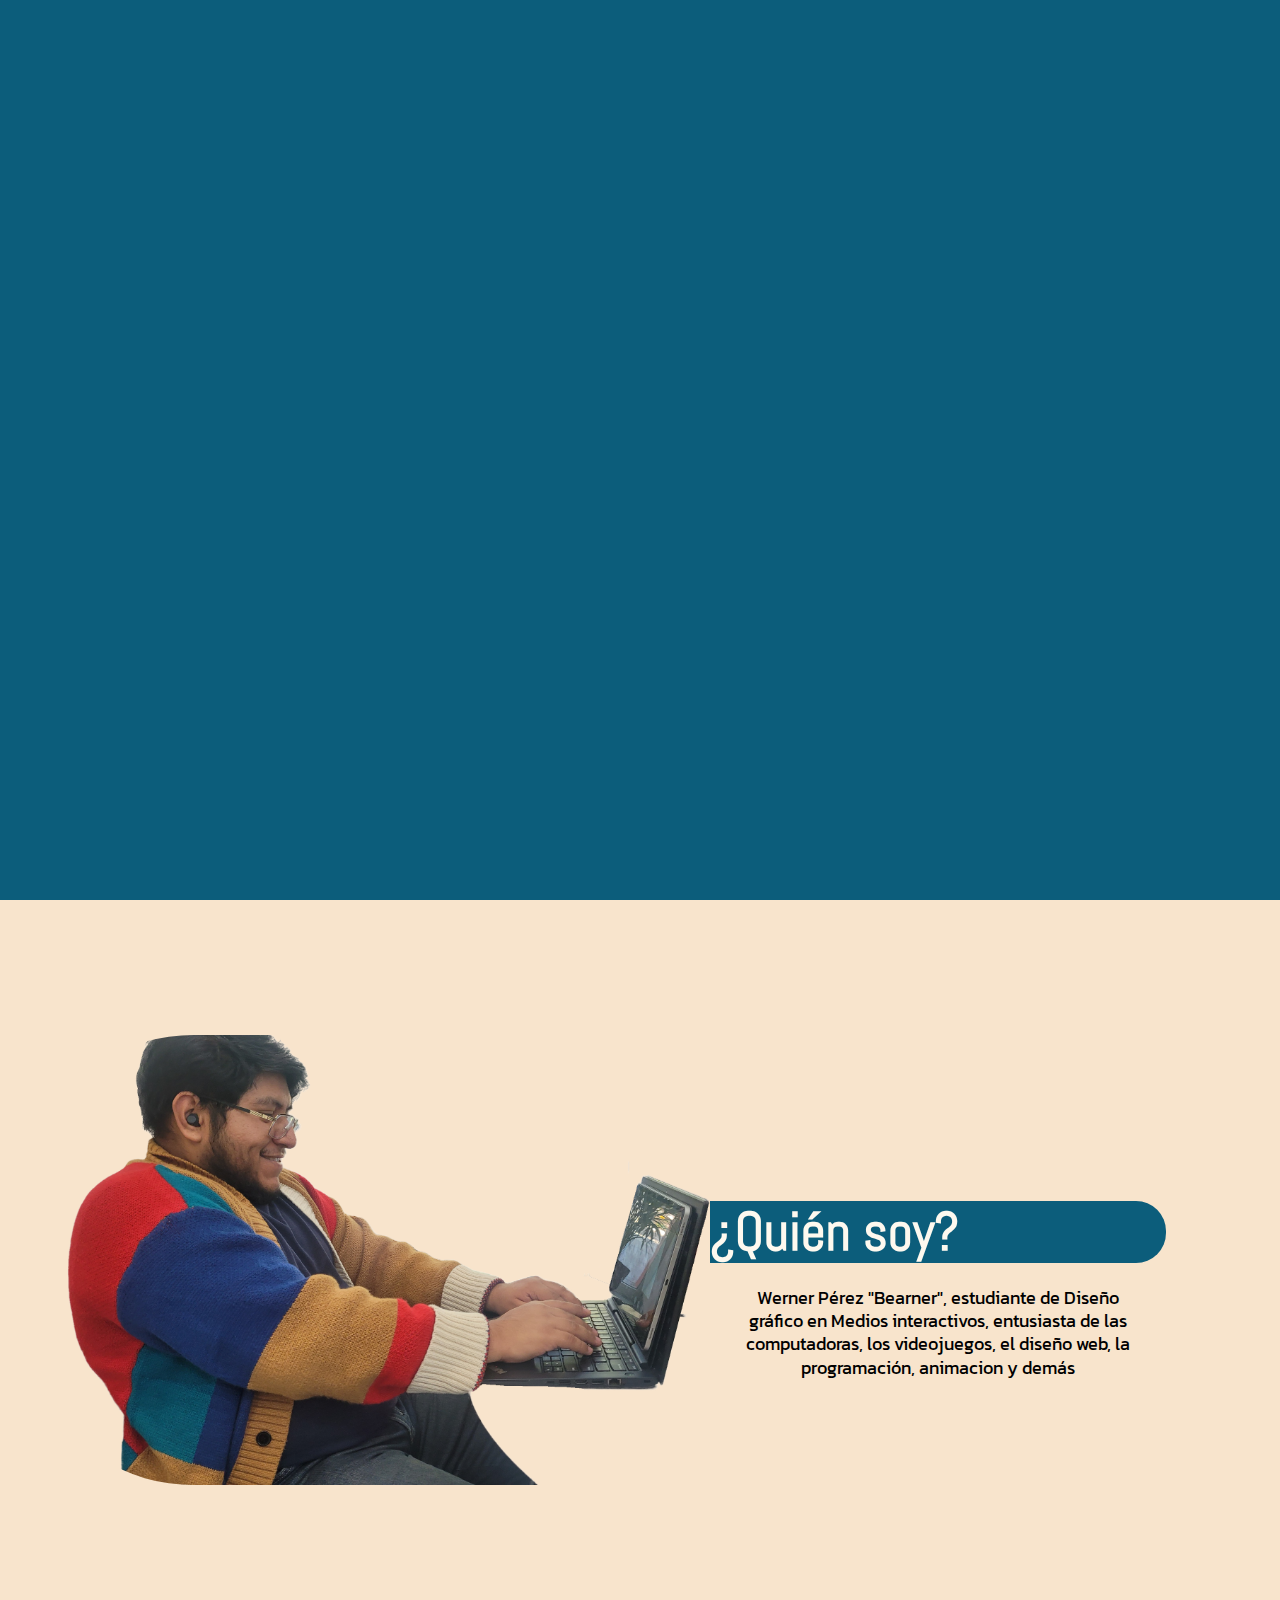
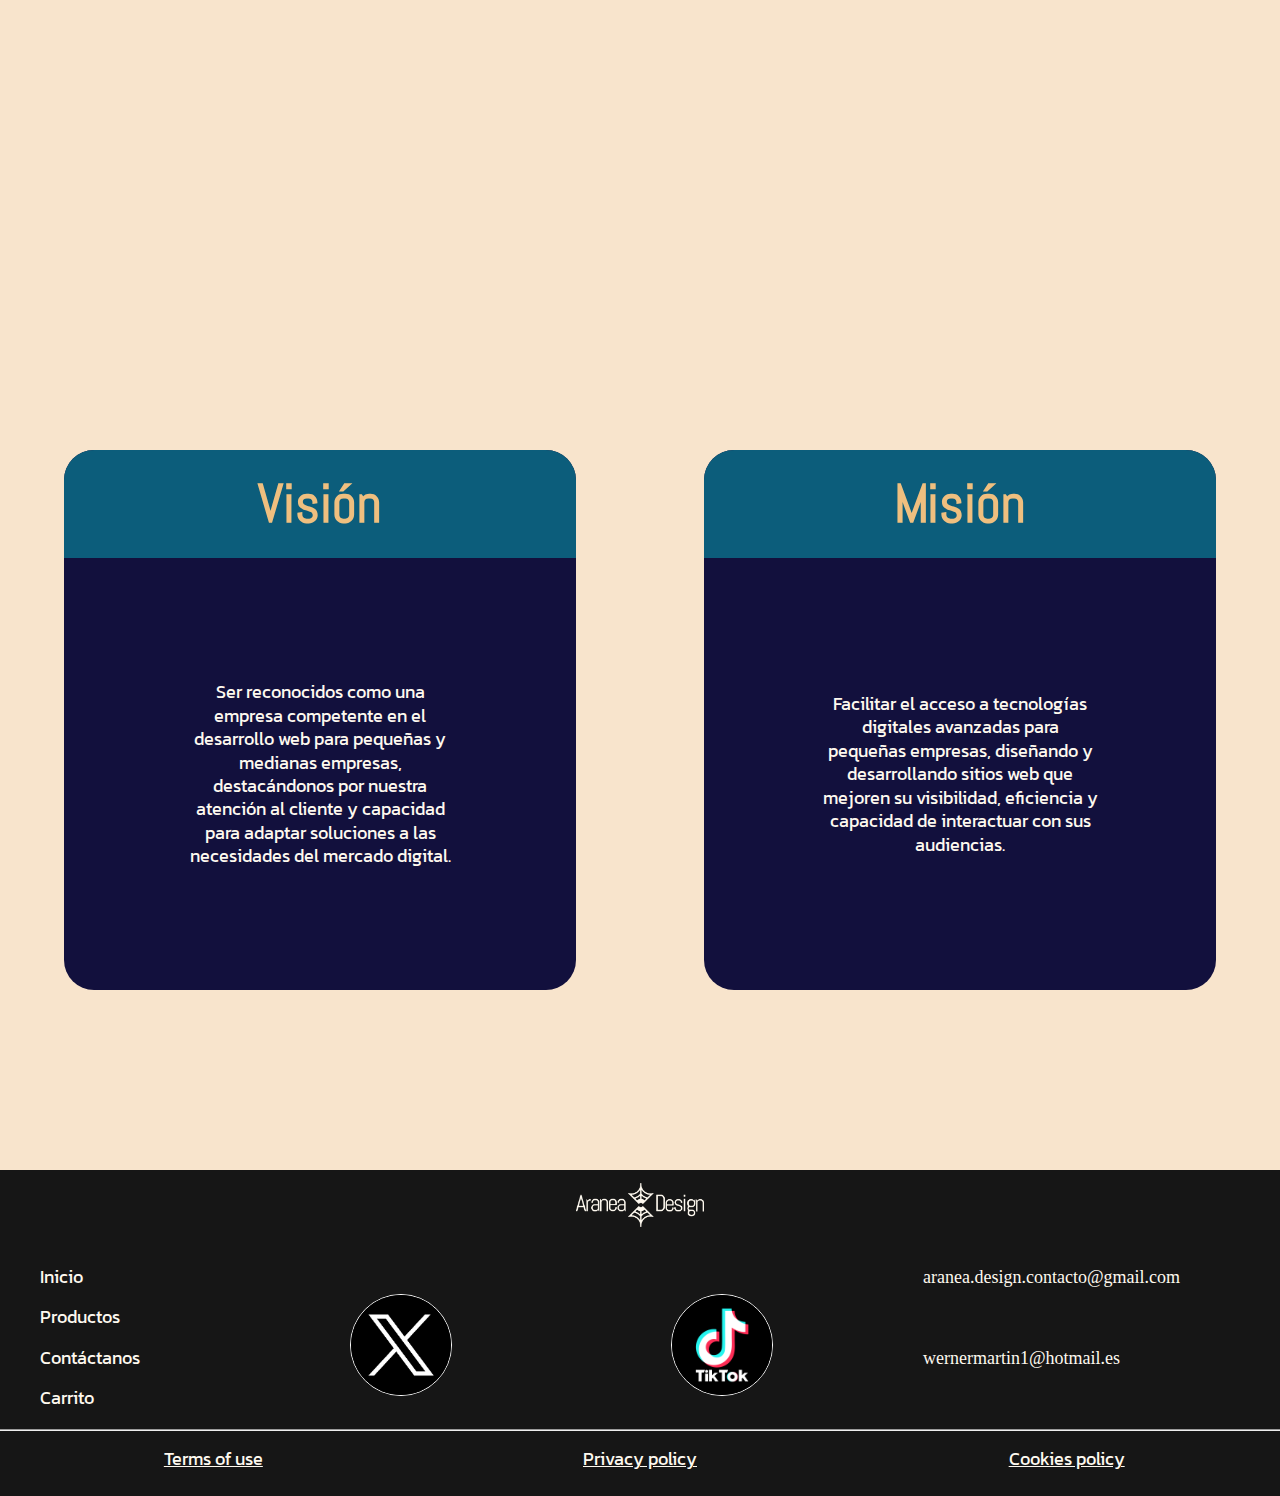
<file: index.html>
<!DOCTYPE html>
<html lang="en">
<head> 
    <meta charset="UTF-8">
    <meta name="viewport" content="width=device-width, initial-scale=1.0">
    <title>Document</title>
    <link rel="stylesheet" href="CSS/normalize.css">
    <link rel="stylesheet" href="CSS/style.css">
    
</head>
    
<!-- Google tag (gtag.js) -->
<script async src="https://www.googletagmanager.com/gtag/js?id=G-EEFZE8E300"></script>
<script>
  window.dataLayer = window.dataLayer || [];
  function gtag(){dataLayer.push(arguments);}
  gtag('js', new Date());

  gtag('config', 'G-EEFZE8E300');
</script>

<body>
    <svg id="SVGCarga"  viewBox="0 0 1884 1884" fill="none" xmlns="http://www.w3.org/2000/svg">
        <circle cx="942" cy="942" r="892" fill="#F20231" stroke="#F20231" stroke-width="100"/>
        <circle cx="942" cy="942" r="641.274" fill="#12103D" stroke="#12103D" stroke-width="100"/>
        <circle cx="942" cy="942" r="379.381" fill="#0C5D7B" stroke="#0C5D7B" stroke-width="100"/>
        </svg>
    <nav id="mynav">
        <ul  id="ListNav">
            <Li><a href=""><img src="MEDIA/PNG/Logo.png" alt=""></a></Li>
            <Li><a href="index.html">Inicio</a></Li>
            <Li><a href="HTML/Pantalla2.html">Productos</a></Li>
            <Li><a href="HTML/contacto.html">Contáctanos</a></Li>
        </ul>
    </nav>
    <section id="Principal">
        
        <div id="PrincipalSec1" class="header">
            <div class="Sec1Texto">
                <h1 class="Der" >ARANEA</h1>
                <h1 class="Izq">DESIGN</h1>
                <p>En Aranea Design queremos que cada negocio que llega a nuestras manos en busca de una página web para complementar su negocio reciba un producto de calidad. Guiamos a todo cliente de inicio a fin en el proceso de desarrollo web para ser lo más transparentes posibles y que sepan que todo lo que reciben es de la mayor calidad posible.</p>
            </div>
            <div class="Sec1SVG">
                <svg id="LogoSVG" width="553" height="900" viewBox="0 0 553 900" fill="none" xmlns="http://www.w3.org/2000/svg">
                    <mask id="path-1-inside-1_65_25" fill="white">
                    <path d="M355.276 389.388C345.884 377.258 333.801 367.477 319.98 360.817C306.16 354.156 290.981 350.799 275.641 351.009C260.302 351.22 245.221 354.993 231.588 362.03C217.956 369.067 206.146 379.176 197.09 391.559L250.771 430.818C253.744 426.753 257.62 423.435 262.095 421.125C266.569 418.816 271.519 417.577 276.554 417.508C281.589 417.439 286.571 418.541 291.107 420.727C295.644 422.913 299.61 426.124 302.693 430.105L355.276 389.388Z" />
                    </mask>
                    <path d="M355.276 389.388C345.884 377.258 333.801 367.477 319.98 360.817C306.16 354.156 290.981 350.799 275.641 351.009C260.302 351.22 245.221 354.993 231.588 362.03C217.956 369.067 206.146 379.176 197.09 391.559L250.771 430.818C253.744 426.753 257.62 423.435 262.095 421.125C266.569 418.816 271.519 417.577 276.554 417.508C281.589 417.439 286.571 418.541 291.107 420.727C295.644 422.913 299.61 426.124 302.693 430.105L355.276 389.388Z"  stroke-width="134" mask="url(#path-1-inside-1_65_25)"/>
                    <path d="M311 419.358L471.656 256"  stroke-width="28" stroke-linecap="round"/>
                    <path d="M277 370V99"  stroke-width="28" stroke-linecap="round" stroke-linejoin="bevel"/>
                    <path d="M466.462 263.179C446.671 273.086 424.706 277.802 402.613 276.889C380.52 275.976 359.014 269.464 340.101 257.958C321.187 246.45 305.48 230.321 294.447 211.07C283.415 191.819 277.419 170.074 277.021 147.864"  stroke-width="28"/>
                    <path d="M390.526 332.999C367.19 332.914 344.297 326.573 324.216 314.629C304.136 302.684 287.595 285.567 276.311 265.045" stroke-linecap="round"  stroke-width="28"/>
                    <path d="M242 419.358L81.3441 256"  stroke-width="28" stroke-linecap="round"/>
                    <path d="M87.538 263.179C107.329 273.086 129.294 277.802 151.387 276.889C173.48 275.976 194.986 269.464 213.899 257.958C232.813 246.45 248.52 230.321 259.553 211.07C270.585 191.819 276.581 170.074 276.979 147.864"   stroke-width="28"/>
                    <path d="M162.474 332.999C185.81 332.914 208.703 326.573 228.784 314.629C248.864 302.684 265.405 285.567 276.689 265.045" stroke-linecap="round"  stroke-width="28"/>
                    <mask id="path-9-inside-2_65_25" fill="white">
                    <path d="M197.724 510.612C207.116 522.742 219.199 532.523 233.02 539.183C246.84 545.844 262.019 549.201 277.359 548.991C292.698 548.78 307.779 545.007 321.412 537.97C335.044 530.933 346.854 520.824 355.91 508.441L302.229 469.182C299.256 473.247 295.38 476.565 290.905 478.875C286.431 481.184 281.481 482.423 276.446 482.492C271.411 482.561 266.429 481.459 261.893 479.273C257.356 477.087 253.39 473.876 250.307 469.895L197.724 510.612Z" />
                    </mask>
                    <path d="M197.724 510.612C207.116 522.742 219.199 532.523 233.02 539.183C246.84 545.844 262.019 549.201 277.359 548.991C292.698 548.78 307.779 545.007 321.412 537.97C335.044 530.933 346.854 520.824 355.91 508.441L302.229 469.182C299.256 473.247 295.38 476.565 290.905 478.875C286.431 481.184 281.481 482.423 276.446 482.492C271.411 482.561 266.429 481.459 261.893 479.273C257.356 477.087 253.39 473.876 250.307 469.895L197.724 510.612Z"  stroke-width="134" mask="url(#path-9-inside-2_65_25)"/>
                    <path d="M242 480.642L81.3441 644"  stroke-width="28" stroke-linecap="round"/>
                    <path d="M276 530V801"  stroke-width="28" stroke-linecap="round"/>
                    <path d="M86.538 636.821C106.329 626.914 128.294 622.198 150.387 623.111C172.48 624.024 193.986 630.536 212.899 642.042C231.813 653.55 247.52 669.679 258.553 688.93C269.585 708.181 275.581 729.926 275.979 752.136"   stroke-width="28"/>
                    <path d="M162.474 567.001C185.81 567.086 208.703 573.427 228.784 585.371C248.864 597.316 265.405 614.433 276.689 634.955" stroke-linecap="round"  stroke-width="28"/>
                    <path d="M311 480.642L471.656 644"  stroke-width="28" stroke-linecap="round"/>
                    <path d="M465.462 636.821C445.671 626.914 423.706 622.198 401.613 623.111C379.52 624.024 358.014 630.536 339.101 642.042C320.187 653.55 304.48 669.679 293.447 688.93C282.415 708.181 276.419 729.926 276.021 752.136"   stroke-width="28"/>
                    <path d="M390.526 567.001C367.19 567.086 344.297 573.427 324.216 585.371C304.136 597.316 287.595 614.433 276.311 634.955" stroke-linecap="round"  stroke-width="28"/>
                    </svg>
            </div>
        </div>
        <div id="PrincipalSec2">
            <div class="Sec2Img">
                <img src="MEDIA/PNG/IO.png" alt="">
            </div>
            <div class="Sec2Texto">
                <div>
                    <h1>¿Quién soy?</h1>
                    <p>Werner Pérez "Bearner", estudiante de Diseño gráfico en Medios interactivos, entusiasta de las computadoras, los videojuegos, el diseño web, la  programación, animacion y demás  </p>
                </div>

            </div>
        </div>
        <div id="PrincipalSec3">
            <div id="Cont">
                <Div class="TexTitulo">
                    <h1>Visión</h1>
                </Div>
                <div class="Text">
                    <p>Ser reconocidos como una empresa competente en el desarrollo web para pequeñas y medianas empresas, destacándonos por nuestra atención al cliente y capacidad para adaptar soluciones a las necesidades del mercado digital.</p>
                </div>
            </div>
            <div id="Cont">
                <Div class="TexTitulo">
                    <h1>Misión</h1>
                </Div>
                <div class="Text">
                    <p>Facilitar el acceso a tecnologías digitales avanzadas para pequeñas empresas, diseñando y desarrollando sitios web que mejoren su visibilidad, eficiencia y capacidad de interactuar con sus audiencias.</p>
                </div>
            </div>
        </div>
    </section>
    <footer>
        <div id="FooterSup">
            <img src="/MEDIA/PNG/LogoB.png" alt="">
        </div>
        <div id="FooterMid">
            <Div class="FooterList">
                <ul>
                    <Li><a href="index.html">Inicio</a></Li>
                    <Li><a href="HTML/Pantalla2.html">Productos</a></Li>
                    <Li><a href="HTML/contacto.html">Contáctanos</a></Li>
                    <Li><a href="#">Carrito</a></Li>
                </ul>

            </Div>
            <Div class="RedSocial">
                <a href="https://x.com/Aranea_Design"> <img src="MEDIA/PNG/twitter-logo.png" alt=""> </a>
               
            </Div>
            <Div class="RedSocial">
                <a href="https://www.tiktok.com/@aranea.design"><img src="MEDIA/PNG/tiktok-logo.png" alt=""> </a>
                
            </Div>
            <Div class="FooterList">
                <ul>
                    <Li>aranea.design.contacto@gmail.com</Li>
                    <Li>wernermartin1@hotmail.es</Li>
                </ul>
            </Div>
        </div>
        <div id="FooterBot">
            <hr>
            <div class="LinkLegal">
                <a href="HTML/TerminosyCondiciones.html">Terms of use</a>
                <a href="HTML/PoliticasDePrivacidad.html">Privacy policy</a>
                <a href="HTML/PoliticasSobreCookies.html">Cookies policy</a>
            </div>
        </div>
    </footer>
    <script src="JS/script.js"></script>
</body>
</html>
</file>
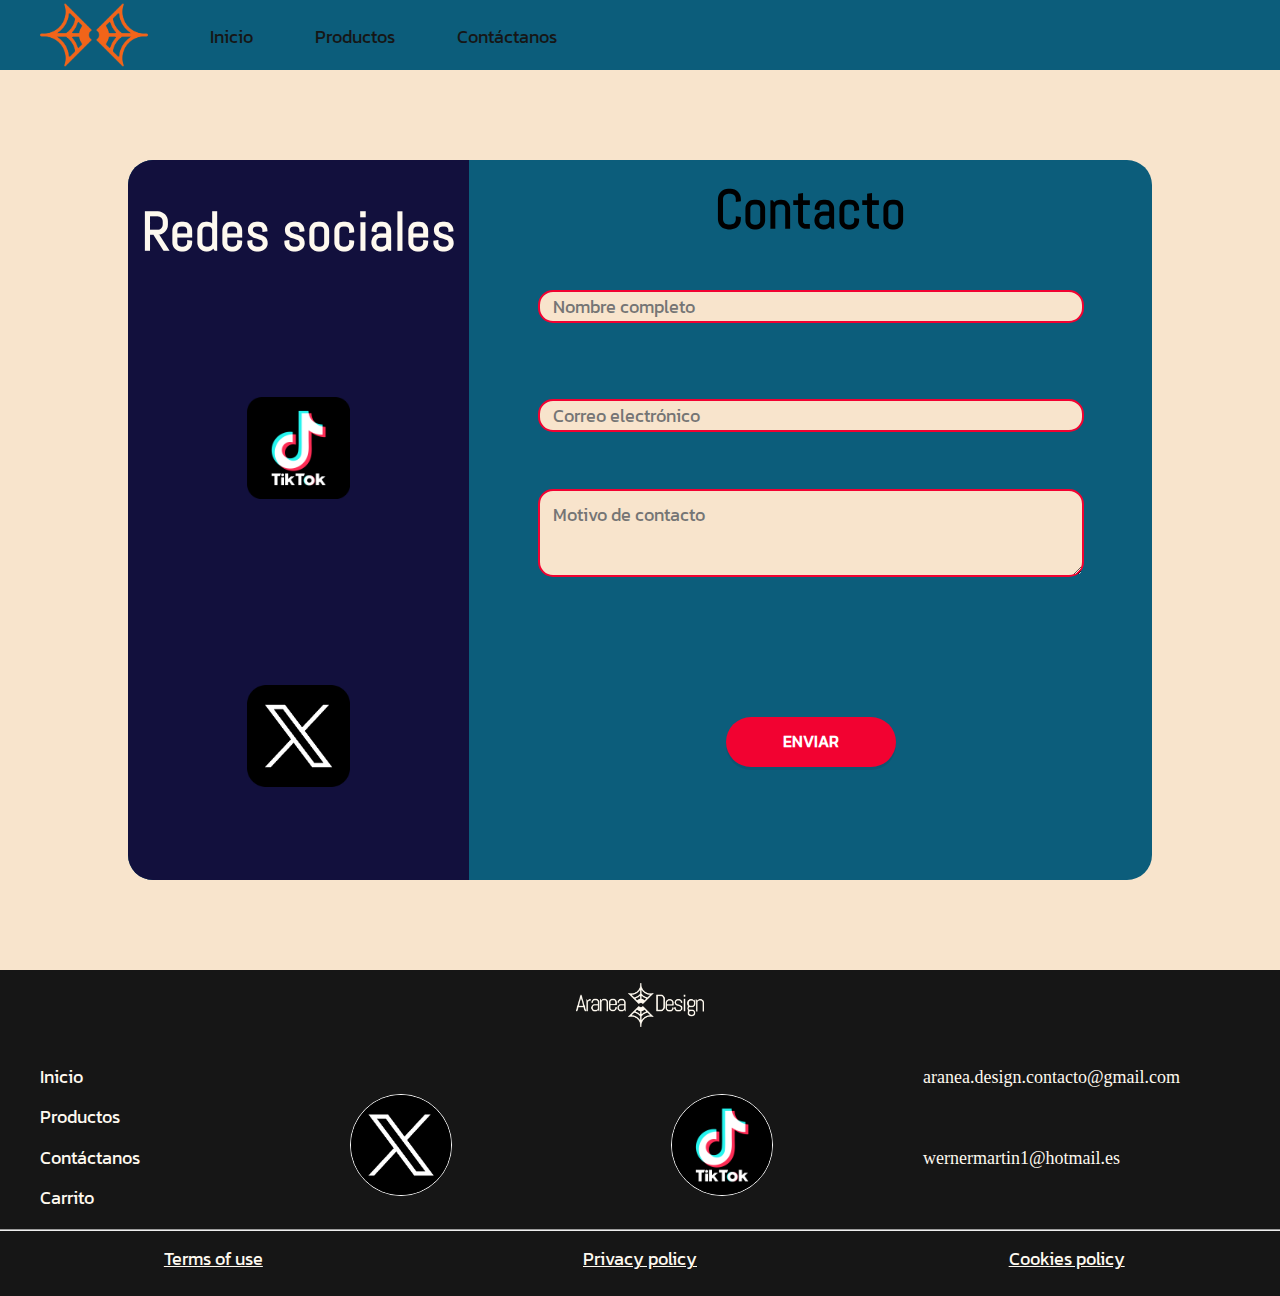
<file: HTML/contacto.html>
<!DOCTYPE html>
<html lang="en">
<head>
    <meta charset="UTF-8">
    <meta name="viewport" content="width=device-width, initial-scale=1.0">
    <title>Document</title>
    <link rel="stylesheet" href="../CSS/normalize.css">
    <link rel="stylesheet" href="../CSS/style.css">
</head>
<body>
    <nav>
        <ul>
            <Li><a href="../index.html"><img src="../MEDIA/PNG/LogoHorizontal.png" alt=""></a></Li>
            <Li><a href="../index.html">Inicio</a></Li>
            <Li><a href="../HTML/Pantalla2.html">Productos</a></Li>
            <Li><a href="../HTML/contacto.html">Contáctanos</a></Li>
        </ul>
        
<!-- Google tag (gtag.js) -->
<script async src="https://www.googletagmanager.com/gtag/js?id=G-EEFZE8E300"></script>
<script>
  window.dataLayer = window.dataLayer || [];
  function gtag(){dataLayer.push(arguments);}
  gtag('js', new Date());

  gtag('config', 'G-EEFZE8E300');
</script>

    </nav>
    <section id="Principal">
        
        <div id="ContenedorContacto">
            <div class="cd-popup" role="alert">
                <div class="cd-popup-container">
                    <p>Are you sure you want to delete this element?</p>
                    <ul class="cd-buttons">
                        <li><a href="#0">Yes</a></li>
                        <li><a href="#0">No</a></li>
                    </ul>
                    <a href="#0" class="cd-popup-close img-replace">Close</a>
                </div> <!-- cd-popup-container -->
            </div> <!-- cd-popup -->
            <div id="RedesYForm">
                <div id="ContactoRedes">
                    
                    <div id="IMGs">
                        <h1>Redes sociales</h1>
                        <a href="https://www.tiktok.com/@aranea.design"><img src="../MEDIA/PNG/tiktok-logo.png" alt=""></a>
                        <a href="https://x.com/Aranea_Design"><img src="../MEDIA/PNG/twitter-logo.png" alt=""></a>
                    </div>
                    

                </div>
                <div id="ContactoForm">
                    <form>   
                        <h1>Contacto</h1>
                        <input name="name" type="text" class="feedback-input" placeholder="Nombre completo" />   
                        <input name="email" type="text" class="feedback-input" placeholder="Correo electrónico" />
                        <textarea name="text" class="feedback-input-textarea" placeholder="Motivo de contacto"></textarea>
                        <a href="#0" class="cd-popup-trigger" >Enviar</a>
                      </form>
                </div>
            </div>
        </div>
       

    </section>
    <footer>
        <div id="FooterSup">
            <img src="/MEDIA/PNG/LogoB.png" alt="">
        </div>
        <div id="FooterMid">
            <Div class="FooterList">
                <ul>
                    <Li><a href="../index.html">Inicio</a></Li>
                    <Li><a href="../HTML/Pantalla2.html">Productos</a></Li>
                    <Li><a href="../HTML/contacto.html">Contáctanos</a></Li>
                    <Li><a href="#">Carrito</a></Li>
                </ul>

            </Div>
            <Div class="RedSocial">
                <a href="https://x.com/Aranea_Design"> <img src="../MEDIA/PNG/twitter-logo.png" alt=""> </a>
               
            </Div>
            <Div class="RedSocial">
                <a href="https://www.tiktok.com/@aranea.design"><img src="../MEDIA/PNG/tiktok-logo.png" alt=""> </a>
                
            </Div>
            <Div class="FooterList">
                <ul>
                    <Li>aranea.design.contacto@gmail.com</Li>
                    <Li>wernermartin1@hotmail.es</Li>
                </ul>
            </Div>
        </div>
        <div id="FooterBot">
            <hr>
            <div class="LinkLegal">
                <a href="../HTML/TerminosyCondiciones.html">Terms of use</a>
                <a href="../HTML/PoliticasDePrivacidad.html">Privacy policy</a>
                <a href="../HTML/PoliticasSobreCookies.html">Cookies policy</a>
            </div>
        </div>
    </footer>
    <script src="../JS/script.js"></script>
</body>
</html>
</file>
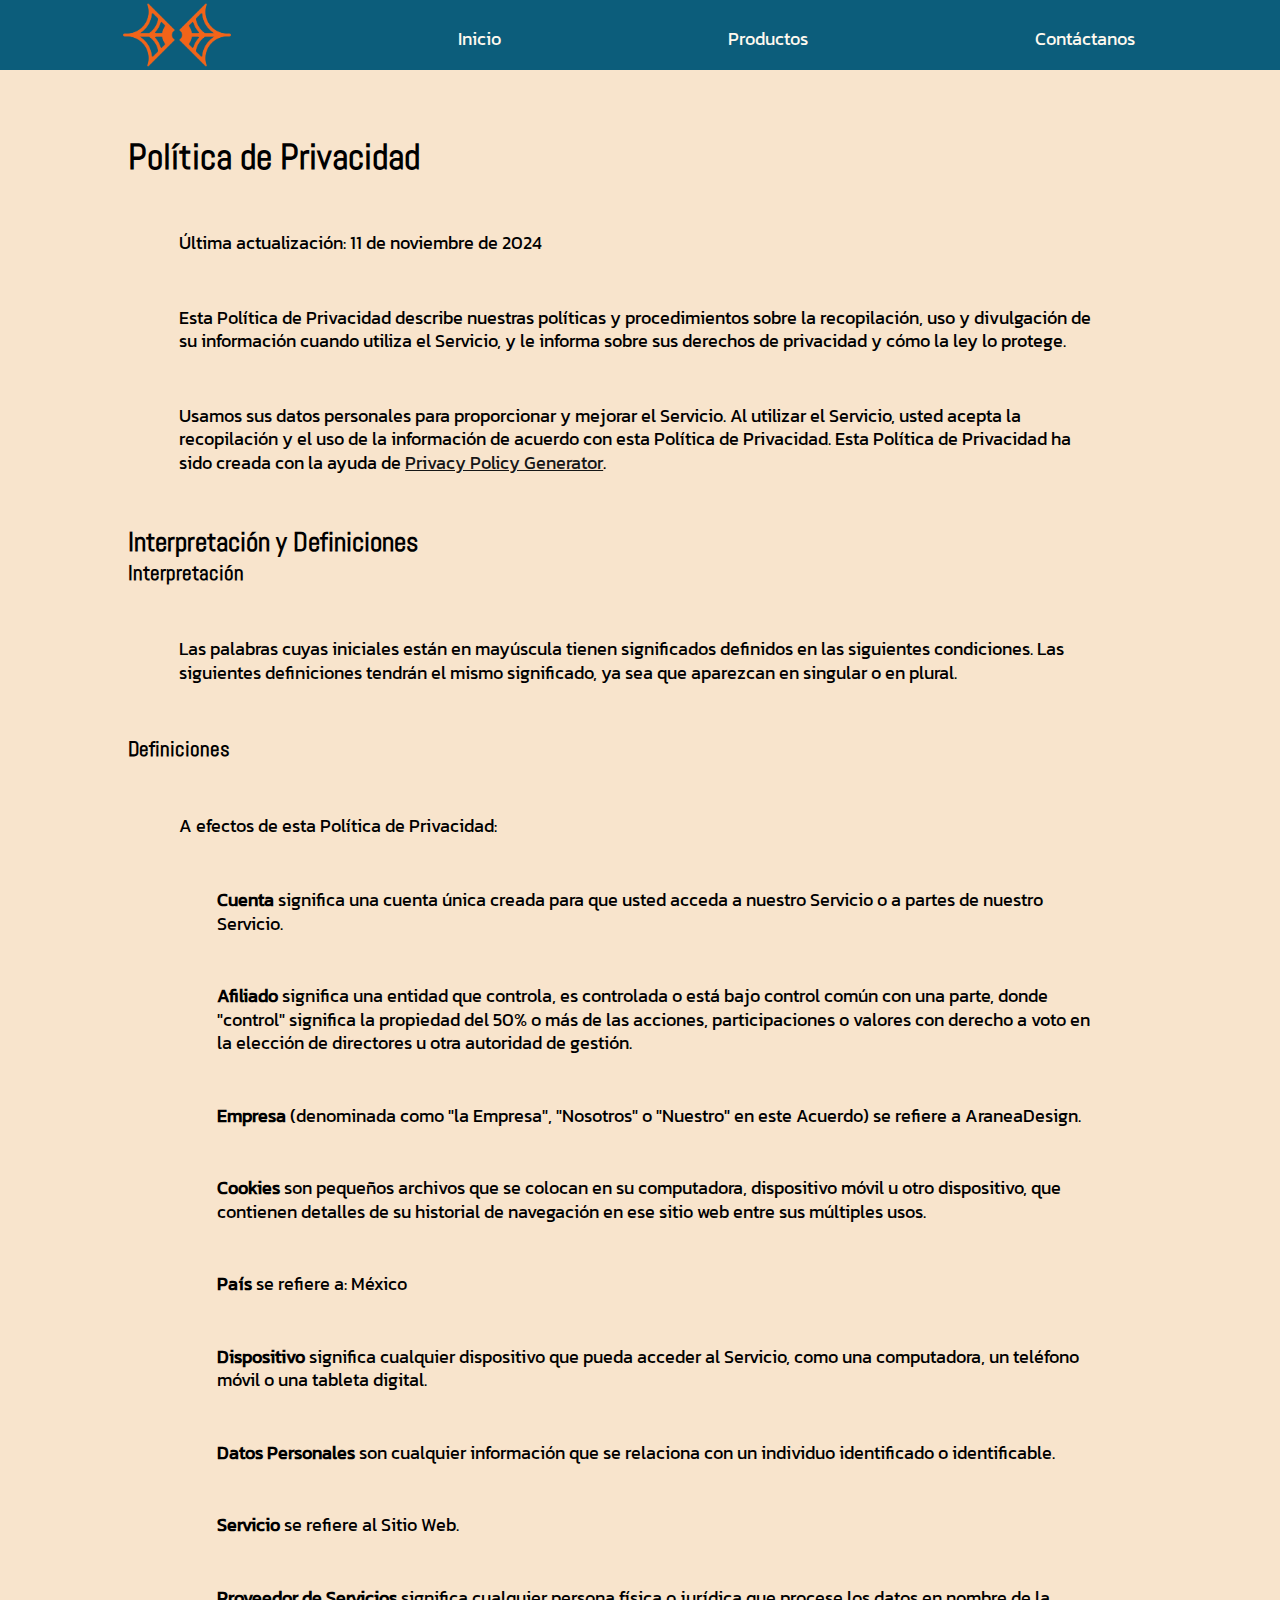
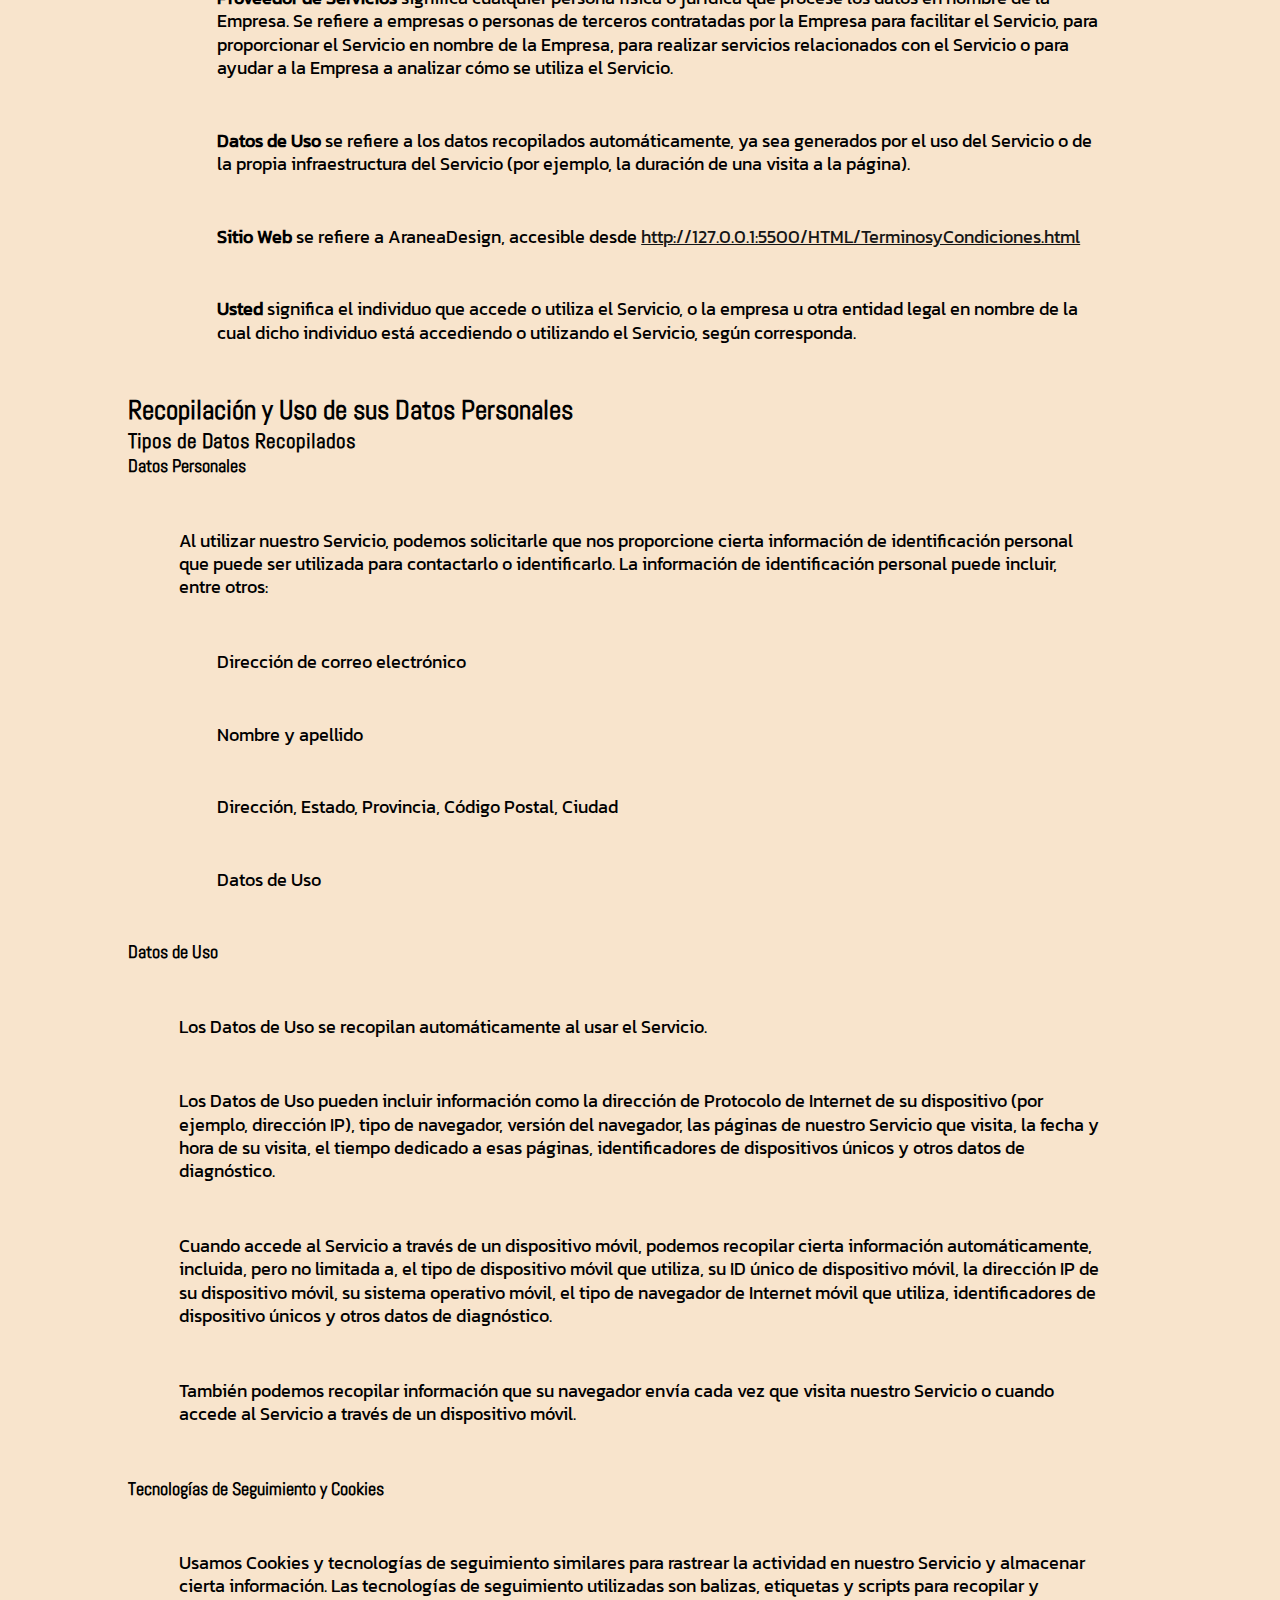
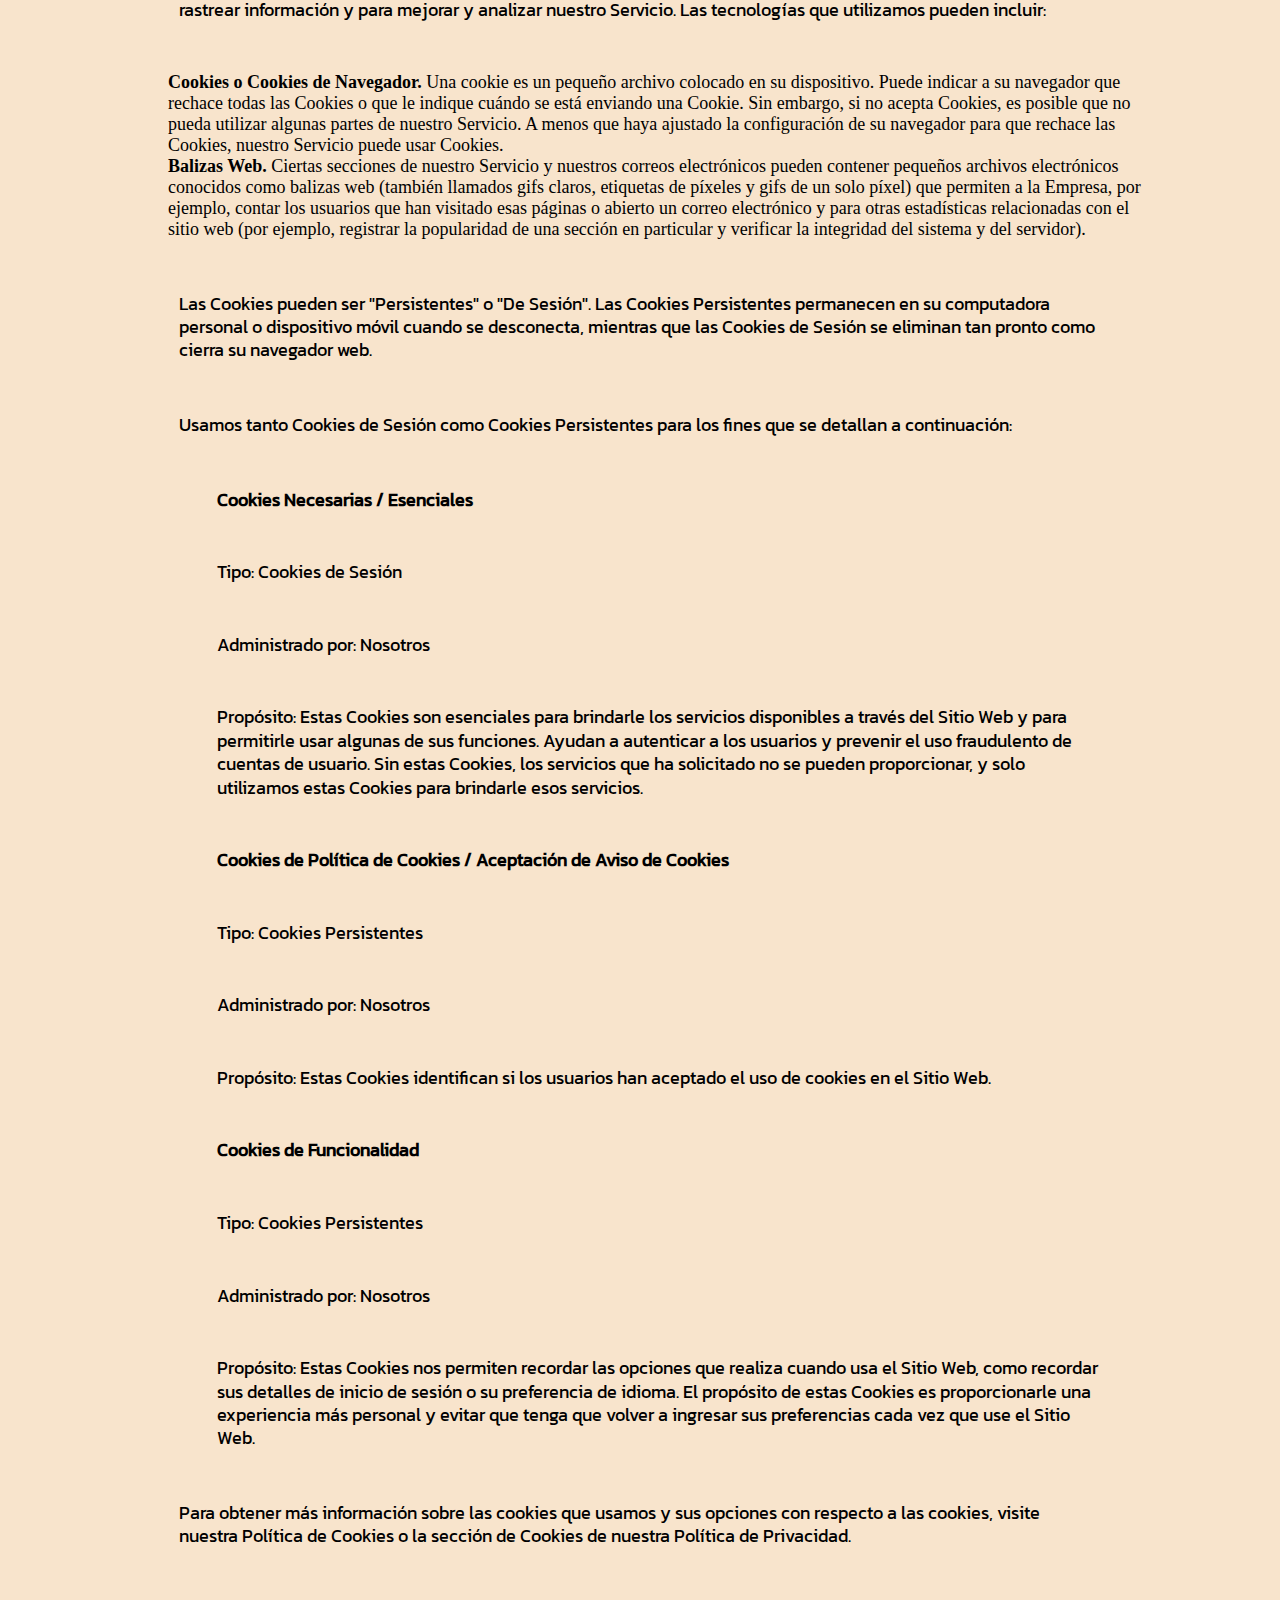
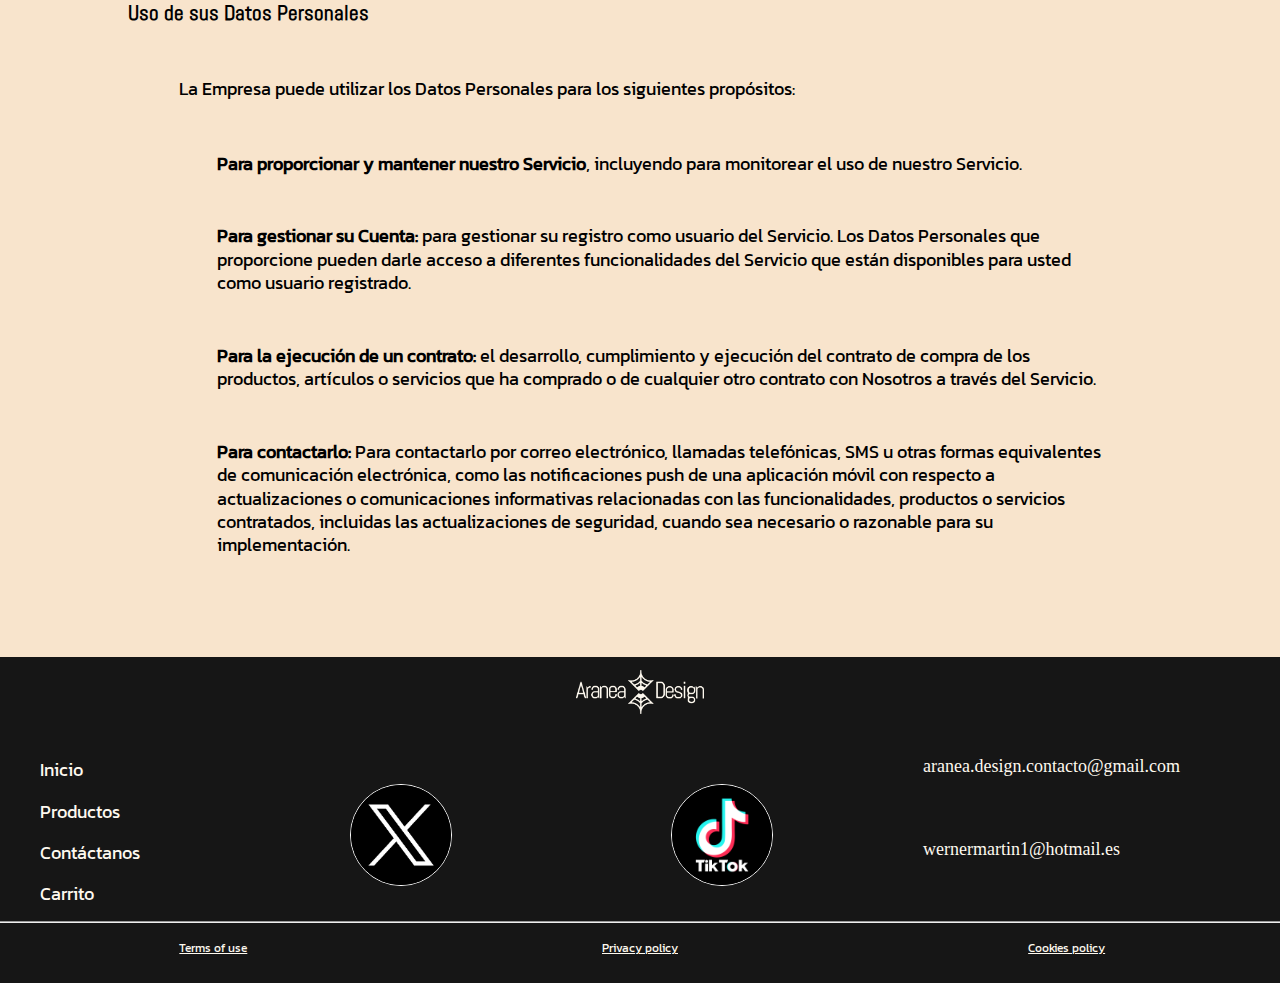
<file: HTML/PoliticasDePrivacidad.html>
<!DOCTYPE html>
<html lang="en">
<head>
    <meta charset="UTF-8">
    <meta name="viewport" content="width=device-width, initial-scale=1.0">
    <title>Document</title>
    <link rel="stylesheet" href="../CSS/styleDocs.css">
</head>
<body>
    <nav>
        <ul>
             <Li><a href="../index.html"><img src="../MEDIA/PNG/LogoHorizontal.png" alt=""></a></Li>
            <Li><a href="../index.html">Inicio</a></Li>
            <Li><a href="../HTML/Pantalla2.html">Productos</a></Li>
            <Li><a href="../HTML/contacto.html">Contáctanos</a></Li>
        </ul>
    </nav>
    
<!-- Google tag (gtag.js) -->
<script async src="https://www.googletagmanager.com/gtag/js?id=G-EEFZE8E300"></script>
<script>
  window.dataLayer = window.dataLayer || [];
  function gtag(){dataLayer.push(arguments);}
  gtag('js', new Date());

  gtag('config', 'G-EEFZE8E300');
</script>

    <Div id="Principal">
        <div id="Politicas">
            <h1>Política de Privacidad</h1>
            <p>Última actualización: 11 de noviembre de 2024</p>
            <p>Esta Política de Privacidad describe nuestras políticas y procedimientos sobre la recopilación, uso y divulgación de su información cuando utiliza el Servicio, y le informa sobre sus derechos de privacidad y cómo la ley lo protege.</p>
            <p>Usamos sus datos personales para proporcionar y mejorar el Servicio. Al utilizar el Servicio, usted acepta la recopilación y el uso de la información de acuerdo con esta Política de Privacidad. Esta Política de Privacidad ha sido creada con la ayuda de <a href="https://www.termsfeed.com/privacy-policy-generator/" target="_blank">Privacy Policy Generator</a>.</p>
            <h2>Interpretación y Definiciones</h2>
            <h3>Interpretación</h3>
            <p>Las palabras cuyas iniciales están en mayúscula tienen significados definidos en las siguientes condiciones. Las siguientes definiciones tendrán el mismo significado, ya sea que aparezcan en singular o en plural.</p>
            <h3>Definiciones</h3>
            <p>A efectos de esta Política de Privacidad:</p>
            <ul>
                <li>
                    <p><strong>Cuenta</strong> significa una cuenta única creada para que usted acceda a nuestro Servicio o a partes de nuestro Servicio.</p>
                </li>
                <li>
                    <p><strong>Afiliado</strong> significa una entidad que controla, es controlada o está bajo control común con una parte, donde &quot;control&quot; significa la propiedad del 50% o más de las acciones, participaciones o valores con derecho a voto en la elección de directores u otra autoridad de gestión.</p>
                </li>
                <li>
                    <p><strong>Empresa</strong> (denominada como &quot;la Empresa&quot;, &quot;Nosotros&quot; o &quot;Nuestro&quot; en este Acuerdo) se refiere a AraneaDesign.</p>
                </li>
                <li>
                    <p><strong>Cookies</strong> son pequeños archivos que se colocan en su computadora, dispositivo móvil u otro dispositivo, que contienen detalles de su historial de navegación en ese sitio web entre sus múltiples usos.</p>
                </li>
                <li>
                    <p><strong>País</strong> se refiere a: México</p>
                </li>
                <li>
                    <p><strong>Dispositivo</strong> significa cualquier dispositivo que pueda acceder al Servicio, como una computadora, un teléfono móvil o una tableta digital.</p>
                </li>
                <li>
                    <p><strong>Datos Personales</strong> son cualquier información que se relaciona con un individuo identificado o identificable.</p>
                </li>
                <li>
                    <p><strong>Servicio</strong> se refiere al Sitio Web.</p>
                </li>
                <li>
                    <p><strong>Proveedor de Servicios</strong> significa cualquier persona física o jurídica que procese los datos en nombre de la Empresa. Se refiere a empresas o personas de terceros contratadas por la Empresa para facilitar el Servicio, para proporcionar el Servicio en nombre de la Empresa, para realizar servicios relacionados con el Servicio o para ayudar a la Empresa a analizar cómo se utiliza el Servicio.</p>
                </li>
                <li>
                    <p><strong>Datos de Uso</strong> se refiere a los datos recopilados automáticamente, ya sea generados por el uso del Servicio o de la propia infraestructura del Servicio (por ejemplo, la duración de una visita a la página).</p>
                </li>
                <li>
                    <p><strong>Sitio Web</strong> se refiere a AraneaDesign, accesible desde <a href="http://127.0.0.1:5500/HTML/TerminosyCondiciones.html" rel="external nofollow noopener" target="_blank">http://127.0.0.1:5500/HTML/TerminosyCondiciones.html</a></p>
                </li>
                <li>
                    <p><strong>Usted</strong> significa el individuo que accede o utiliza el Servicio, o la empresa u otra entidad legal en nombre de la cual dicho individuo está accediendo o utilizando el Servicio, según corresponda.</p>
                </li>
            </ul>
            <h2>Recopilación y Uso de sus Datos Personales</h2>
            <h3>Tipos de Datos Recopilados</h3>
            <h4>Datos Personales</h4>
            <p>Al utilizar nuestro Servicio, podemos solicitarle que nos proporcione cierta información de identificación personal que puede ser utilizada para contactarlo o identificarlo. La información de identificación personal puede incluir, entre otros:</p>
            <ul>
                <li>
                    <p>Dirección de correo electrónico</p>
                </li>
                <li>
                    <p>Nombre y apellido</p>
                </li>
                <li>
                    <p>Dirección, Estado, Provincia, Código Postal, Ciudad</p>
                </li>
                <li>
                    <p>Datos de Uso</p>
                </li>
            </ul>
            <h4>Datos de Uso</h4>
            <p>Los Datos de Uso se recopilan automáticamente al usar el Servicio.</p>
            <p>Los Datos de Uso pueden incluir información como la dirección de Protocolo de Internet de su dispositivo (por ejemplo, dirección IP), tipo de navegador, versión del navegador, las páginas de nuestro Servicio que visita, la fecha y hora de su visita, el tiempo dedicado a esas páginas, identificadores de dispositivos únicos y otros datos de diagnóstico.</p>
            <p>Cuando accede al Servicio a través de un dispositivo móvil, podemos recopilar cierta información automáticamente, incluida, pero no limitada a, el tipo de dispositivo móvil que utiliza, su ID único de dispositivo móvil, la dirección IP de su dispositivo móvil, su sistema operativo móvil, el tipo de navegador de Internet móvil que utiliza, identificadores de dispositivo únicos y otros datos de diagnóstico.</p>
            <p>También podemos recopilar información que su navegador envía cada vez que visita nuestro Servicio o cuando accede al Servicio a través de un dispositivo móvil.</p>
            <h4>Tecnologías de Seguimiento y Cookies</h4>
            <p>Usamos Cookies y tecnologías de seguimiento similares para rastrear la actividad en nuestro Servicio y almacenar cierta información. Las tecnologías de seguimiento utilizadas son balizas, etiquetas y scripts para recopilar y rastrear información y para mejorar y analizar nuestro Servicio. Las tecnologías que utilizamos pueden incluir:</p>
            <ul>
                <li><strong>Cookies o Cookies de Navegador.</strong> Una cookie es un pequeño archivo colocado en su dispositivo. Puede indicar a su navegador que rechace todas las Cookies o que le indique cuándo se está enviando una Cookie. Sin embargo, si no acepta Cookies, es posible que no pueda utilizar algunas partes de nuestro Servicio. A menos que haya ajustado la configuración de su navegador para que rechace las Cookies, nuestro Servicio puede usar Cookies.</li>
                <li><strong>Balizas Web.</strong> Ciertas secciones de nuestro Servicio y nuestros correos electrónicos pueden contener pequeños archivos electrónicos conocidos como balizas web (también llamados gifs claros, etiquetas de píxeles y gifs de un solo píxel) que permiten a la Empresa, por ejemplo, contar los usuarios que han visitado esas páginas o abierto un correo electrónico y para otras estadísticas relacionadas con el sitio web (por ejemplo, registrar la popularidad de una sección en particular y verificar la integridad del sistema y del servidor).</li>
            </ul>
            <p>Las Cookies pueden ser &quot;Persistentes&quot; o &quot;De Sesión&quot;. Las Cookies Persistentes permanecen en su computadora personal o dispositivo móvil cuando se desconecta, mientras que las Cookies de Sesión se eliminan tan pronto como cierra su navegador web. </p>
            <p>Usamos tanto Cookies de Sesión como Cookies Persistentes para los fines que se detallan a continuación:</p>
            <ul>
                <li>
                    <p><strong>Cookies Necesarias / Esenciales</strong></p>
                    <p>Tipo: Cookies de Sesión</p>
                    <p>Administrado por: Nosotros</p>
                    <p>Propósito: Estas Cookies son esenciales para brindarle los servicios disponibles a través del Sitio Web y para permitirle usar algunas de sus funciones. Ayudan a autenticar a los usuarios y prevenir el uso fraudulento de cuentas de usuario. Sin estas Cookies, los servicios que ha solicitado no se pueden proporcionar, y solo utilizamos estas Cookies para brindarle esos servicios.</p>
                </li>
                <li>
                    <p><strong>Cookies de Política de Cookies / Aceptación de Aviso de Cookies</strong></p>
                    <p>Tipo: Cookies Persistentes</p>
                    <p>Administrado por: Nosotros</p>
                    <p>Propósito: Estas Cookies identifican si los usuarios han aceptado el uso de cookies en el Sitio Web.</p>
                </li>
                <li>
                    <p><strong>Cookies de Funcionalidad</strong></p>
                    <p>Tipo: Cookies Persistentes</p>
                    <p>Administrado por: Nosotros</p>
                    <p>Propósito: Estas Cookies nos permiten recordar las opciones que realiza cuando usa el Sitio Web, como recordar sus detalles de inicio de sesión o su preferencia de idioma. El propósito de estas Cookies es proporcionarle una experiencia más personal y evitar que tenga que volver a ingresar sus preferencias cada vez que use el Sitio Web.</p>
                </li>
            </ul>
            <p>Para obtener más información sobre las cookies que usamos y sus opciones con respecto a las cookies, visite nuestra Política de Cookies o la sección de Cookies de nuestra Política de Privacidad.</p>
            <h3>Uso de sus Datos Personales</h3>
            <p>La Empresa puede utilizar los Datos Personales para los siguientes propósitos:</p>
            <ul>
                <li>
                    <p><strong>Para proporcionar y mantener nuestro Servicio</strong>, incluyendo para monitorear el uso de nuestro Servicio.</p>
                </li>
                <li>
                    <p><strong>Para gestionar su Cuenta:</strong> para gestionar su registro como usuario del Servicio. Los Datos Personales que proporcione pueden darle acceso a diferentes funcionalidades del Servicio que están disponibles para usted como usuario registrado.</p>
                </li>
                <li>
                    <p><strong>Para la ejecución de un contrato:</strong> el desarrollo, cumplimiento y ejecución del contrato de compra de los productos, artículos o servicios que ha comprado o de cualquier otro contrato con Nosotros a través del Servicio.</p>
                </li>
                <li>
                    <p><strong>Para contactarlo:</strong> Para contactarlo por correo electrónico, llamadas telefónicas, SMS u otras formas equivalentes de comunicación electrónica, como las notificaciones push de una aplicación móvil con respecto a actualizaciones o comunicaciones informativas relacionadas con las funcionalidades, productos o servicios contratados, incluidas las actualizaciones de seguridad, cuando sea necesario o razonable para su implementación.</p>
                </li>
            </ul>


    </div>

    </Div>
    <footer>
        <div id="FooterSup">
            <img src="../MEDIA/PNG/LogoB.png" alt="">
        </div>
        <div id="FooterMid">
            <Div class="FooterList">
                <ul>
                    <Li><a href="#">Inicio</a></Li>
                    <Li><a href="#">Productos</a></Li>
                    <Li><a href="#">Contáctanos</a></Li>
                    <Li><a href="#">Carrito</a></Li>
                </ul>

            </Div>
            <Div class="RedSocial">
                <a href="../https://x.com/Aranea_Design"> <img src="..//MEDIA/PNG/twitter-logo.png" alt=""> </a>
               
            </Div>
            <Div class="RedSocial">
                <a href="../https://www.tiktok.com/@aranea.design"><img src="..//MEDIA/PNG/tiktok-logo.png" alt=""> </a>
                
            </Div>
            <Div class="FooterList">
                <ul>
                    <Li>aranea.design.contacto@gmail.com</Li>
                    <Li>wernermartin1@hotmail.es</Li>
                </ul>
            </Div>
        </div>
        <div id="FooterBot">
            <hr>
            <div class="LinkLegal">
                <a href="../HTML/TerminosyCondiciones.html">Terms of use</a>
                <a href="../HTML/PoliticasDePrivacidad.html">Privacy policy</a>
                <a href="../HTML/PoliticasSobreCookies.html">Cookies policy</a>
            </div>
        </div>
    </footer>
    
</body>
</html>
</file>
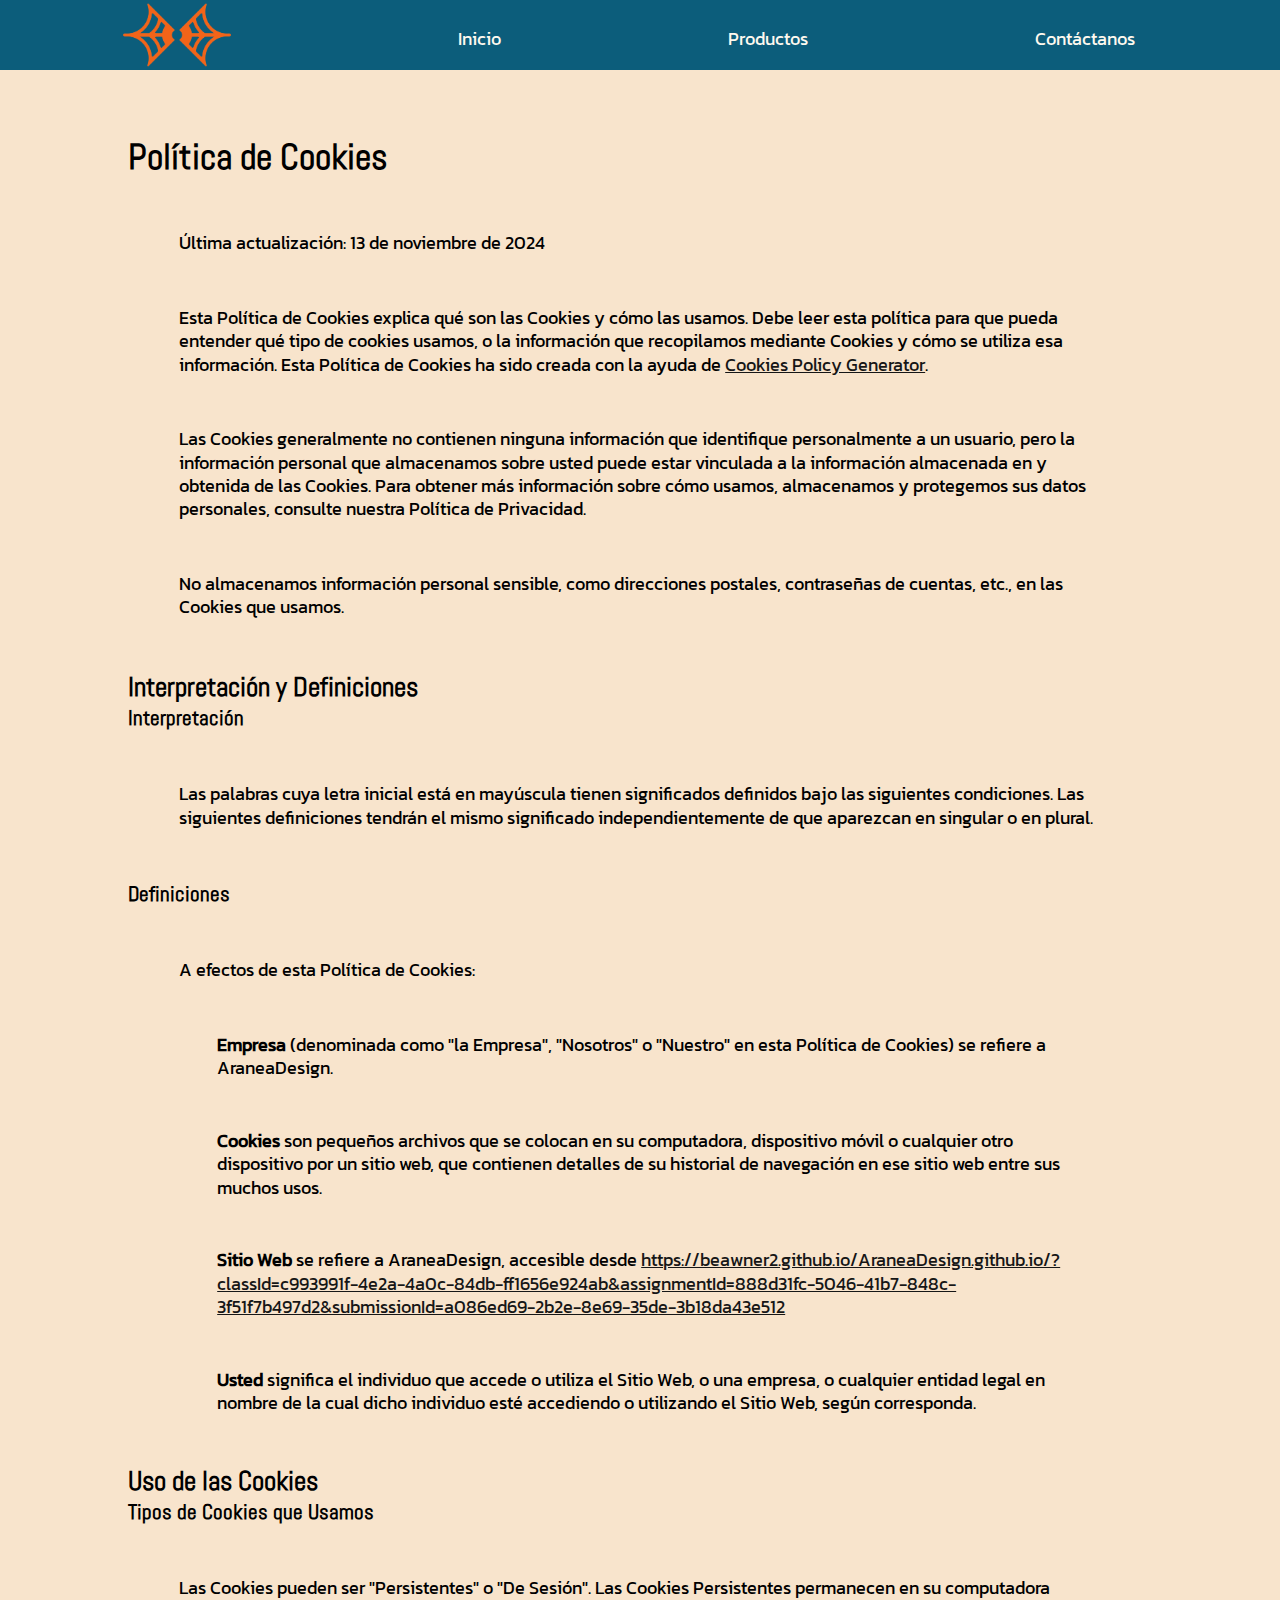
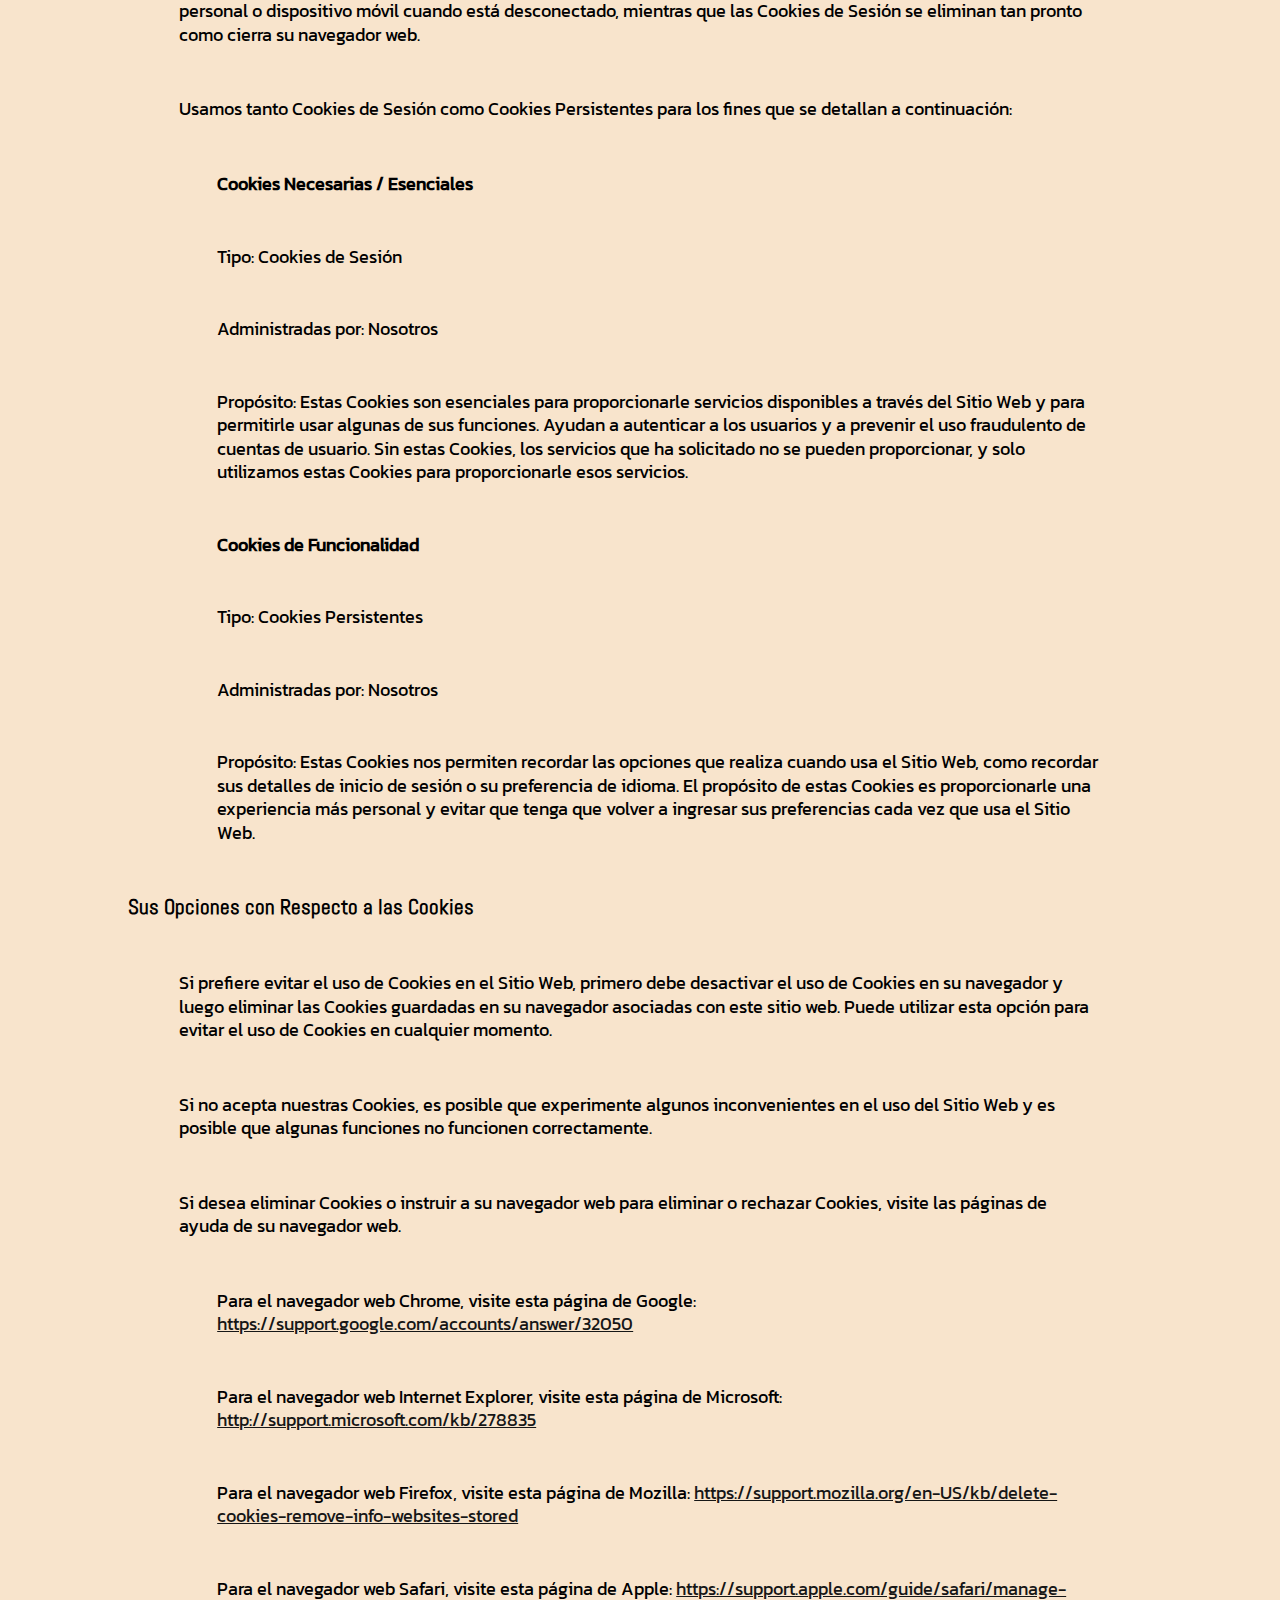
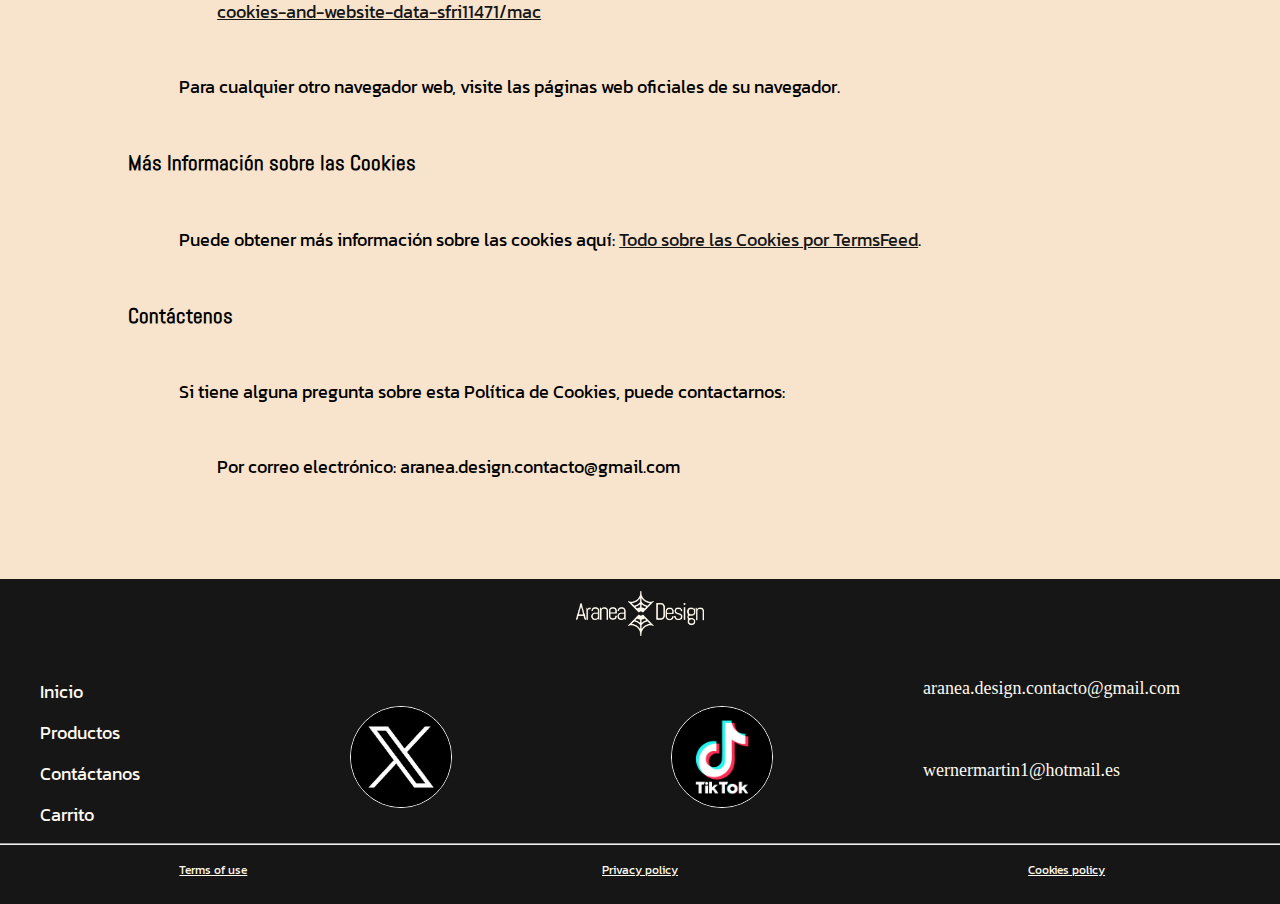
<file: HTML/PoliticasSobreCookies.html>
<!DOCTYPE html>
<html lang="en">
<head>
    <meta charset="UTF-8">
    <meta name="viewport" content="width=device-width, initial-scale=1.0">
    <title>Document</title>
    <link rel="stylesheet" href="../CSS/styleDocs.css">
</head>
<body>
    <nav>
        <ul>
            <Li><a href="../index.html"><img src="../MEDIA/PNG/LogoHorizontal.png" alt=""></a></Li>
            <Li><a href="../index.html">Inicio</a></Li>
            <Li><a href="../HTML/Pantalla2.html">Productos</a></Li>
            <Li><a href="../HTML/contacto.html">Contáctanos</a></Li>
        </ul>
    </nav>
    
<!-- Google tag (gtag.js) -->
<script async src="https://www.googletagmanager.com/gtag/js?id=G-EEFZE8E300"></script>
<script>
  window.dataLayer = window.dataLayer || [];
  function gtag(){dataLayer.push(arguments);}
  gtag('js', new Date());

  gtag('config', 'G-EEFZE8E300');
</script>

    <div id="Principal">
        <div id="Politicas">
            <h1>Política de Cookies</h1>
            <p>Última actualización: 13 de noviembre de 2024</p>
            <p>Esta Política de Cookies explica qué son las Cookies y cómo las usamos. Debe leer esta política para que pueda entender qué tipo de cookies usamos, o la información que recopilamos mediante Cookies y cómo se utiliza esa información. Esta Política de Cookies ha sido creada con la ayuda de <a href="https://www.termsfeed.com/cookies-policy-generator/" target="_blank">Cookies Policy Generator</a>.</p>
            <p>Las Cookies generalmente no contienen ninguna información que identifique personalmente a un usuario, pero la información personal que almacenamos sobre usted puede estar vinculada a la información almacenada en y obtenida de las Cookies. Para obtener más información sobre cómo usamos, almacenamos y protegemos sus datos personales, consulte nuestra Política de Privacidad.</p>
            <p>No almacenamos información personal sensible, como direcciones postales, contraseñas de cuentas, etc., en las Cookies que usamos.</p>
            <h2>Interpretación y Definiciones</h2>
            <h3>Interpretación</h3>
            <p>Las palabras cuya letra inicial está en mayúscula tienen significados definidos bajo las siguientes condiciones. Las siguientes definiciones tendrán el mismo significado independientemente de que aparezcan en singular o en plural.</p>
            <h3>Definiciones</h3>
            <p>A efectos de esta Política de Cookies:</p>
            <ul>
                <li><p><strong>Empresa</strong> (denominada como &quot;la Empresa&quot;, &quot;Nosotros&quot; o &quot;Nuestro&quot; en esta Política de Cookies) se refiere a AraneaDesign.</p></li>
                <li><p><strong>Cookies</strong> son pequeños archivos que se colocan en su computadora, dispositivo móvil o cualquier otro dispositivo por un sitio web, que contienen detalles de su historial de navegación en ese sitio web entre sus muchos usos.</p></li>
                <li><p><strong>Sitio Web</strong> se refiere a AraneaDesign, accesible desde <a href="https://beawner2.github.io/AraneaDesign.github.io/?classId=c993991f-4e2a-4a0c-84db-ff1656e924ab&amp;assignmentId=888d31fc-5046-41b7-848c-3f51f7b497d2&amp;submissionId=a086ed69-2b2e-8e69-35de-3b18da43e512" rel="external nofollow noopener" target="_blank">https://beawner2.github.io/AraneaDesign.github.io/?classId=c993991f-4e2a-4a0c-84db-ff1656e924ab&amp;assignmentId=888d31fc-5046-41b7-848c-3f51f7b497d2&amp;submissionId=a086ed69-2b2e-8e69-35de-3b18da43e512</a></p></li>
                <li><p><strong>Usted</strong> significa el individuo que accede o utiliza el Sitio Web, o una empresa, o cualquier entidad legal en nombre de la cual dicho individuo esté accediendo o utilizando el Sitio Web, según corresponda.</p></li>
            </ul>
            <h2>Uso de las Cookies</h2>
            <h3>Tipos de Cookies que Usamos</h3>
            <p>Las Cookies pueden ser &quot;Persistentes&quot; o &quot;De Sesión&quot;. Las Cookies Persistentes permanecen en su computadora personal o dispositivo móvil cuando está desconectado, mientras que las Cookies de Sesión se eliminan tan pronto como cierra su navegador web.</p>
            <p>Usamos tanto Cookies de Sesión como Cookies Persistentes para los fines que se detallan a continuación:</p>
            <ul>
                <li>
                    <p><strong>Cookies Necesarias / Esenciales</strong></p>
                    <p>Tipo: Cookies de Sesión</p>
                    <p>Administradas por: Nosotros</p>
                    <p>Propósito: Estas Cookies son esenciales para proporcionarle servicios disponibles a través del Sitio Web y para permitirle usar algunas de sus funciones. Ayudan a autenticar a los usuarios y a prevenir el uso fraudulento de cuentas de usuario. Sin estas Cookies, los servicios que ha solicitado no se pueden proporcionar, y solo utilizamos estas Cookies para proporcionarle esos servicios.</p>
                </li>
                <li>
                    <p><strong>Cookies de Funcionalidad</strong></p>
                    <p>Tipo: Cookies Persistentes</p>
                    <p>Administradas por: Nosotros</p>
                    <p>Propósito: Estas Cookies nos permiten recordar las opciones que realiza cuando usa el Sitio Web, como recordar sus detalles de inicio de sesión o su preferencia de idioma. El propósito de estas Cookies es proporcionarle una experiencia más personal y evitar que tenga que volver a ingresar sus preferencias cada vez que usa el Sitio Web.</p>
                </li>
            </ul>
            <h3>Sus Opciones con Respecto a las Cookies</h3>
            <p>Si prefiere evitar el uso de Cookies en el Sitio Web, primero debe desactivar el uso de Cookies en su navegador y luego eliminar las Cookies guardadas en su navegador asociadas con este sitio web. Puede utilizar esta opción para evitar el uso de Cookies en cualquier momento.</p>
            <p>Si no acepta nuestras Cookies, es posible que experimente algunos inconvenientes en el uso del Sitio Web y es posible que algunas funciones no funcionen correctamente.</p>
            <p>Si desea eliminar Cookies o instruir a su navegador web para eliminar o rechazar Cookies, visite las páginas de ayuda de su navegador web.</p>
            <ul>
                <li>
                    <p>Para el navegador web Chrome, visite esta página de Google: <a href="https://support.google.com/accounts/answer/32050" rel="external nofollow noopener" target="_blank">https://support.google.com/accounts/answer/32050</a></p>
                </li>
                <li>
                    <p>Para el navegador web Internet Explorer, visite esta página de Microsoft: <a href="http://support.microsoft.com/kb/278835" rel="external nofollow noopener" target="_blank">http://support.microsoft.com/kb/278835</a></p>
                </li>
                <li>
                    <p>Para el navegador web Firefox, visite esta página de Mozilla: <a href="https://support.mozilla.org/en-US/kb/delete-cookies-remove-info-websites-stored" rel="external nofollow noopener" target="_blank">https://support.mozilla.org/en-US/kb/delete-cookies-remove-info-websites-stored</a></p>
                </li>
                <li>
                    <p>Para el navegador web Safari, visite esta página de Apple: <a href="https://support.apple.com/guide/safari/manage-cookies-and-website-data-sfri11471/mac" rel="external nofollow noopener" target="_blank">https://support.apple.com/guide/safari/manage-cookies-and-website-data-sfri11471/mac</a></p>
                </li>
            </ul>
            <p>Para cualquier otro navegador web, visite las páginas web oficiales de su navegador.</p>
            <h3>Más Información sobre las Cookies</h3>
            <p>Puede obtener más información sobre las cookies aquí: <a href="https://www.termsfeed.com/blog/cookies/" target="_blank">Todo sobre las Cookies por TermsFeed</a>.</p>
            <h3>Contáctenos</h3>
            <p>Si tiene alguna pregunta sobre esta Política de Cookies, puede contactarnos:</p>
            <ul>
                <li><p>Por correo electrónico: aranea.design.contacto@gmail.com</p></li>
            </ul>

    
        </div>

    </div>
    
    <footer>
        <div id="FooterSup">
            <img src="../MEDIA/PNG/LogoB.png" alt="">
        </div>
        <div id="FooterMid">
            <Div class="FooterList">
                <ul>
                    <Li><a href="#">Inicio</a></Li>
                    <Li><a href="#">Productos</a></Li>
                    <Li><a href="#">Contáctanos</a></Li>
                    <Li><a href="#">Carrito</a></Li>
                </ul>

            </Div>
            <Div class="RedSocial">
                <a href="../https://x.com/Aranea_Design"> <img src="..//MEDIA/PNG/twitter-logo.png" alt=""> </a>
               
            </Div>
            <Div class="RedSocial">
                <a href="../https://www.tiktok.com/@aranea.design"><img src="..//MEDIA/PNG/tiktok-logo.png" alt=""> </a>
                
            </Div>
            <Div class="FooterList">
                <ul>
                    <Li>aranea.design.contacto@gmail.com</Li>
                    <Li>wernermartin1@hotmail.es</Li>
                </ul>
            </Div>
        </div>
        <div id="FooterBot">
            <hr>
            <div class="LinkLegal">
                <a href="../HTML/TerminosyCondiciones.html">Terms of use</a>
                <a href="../HTML/PoliticasDePrivacidad.html">Privacy policy</a>
                <a href="../HTML/PoliticasSobreCookies.html">Cookies policy</a>
            </div>
        </div>
    </footer>
</body>
</html>
</file>
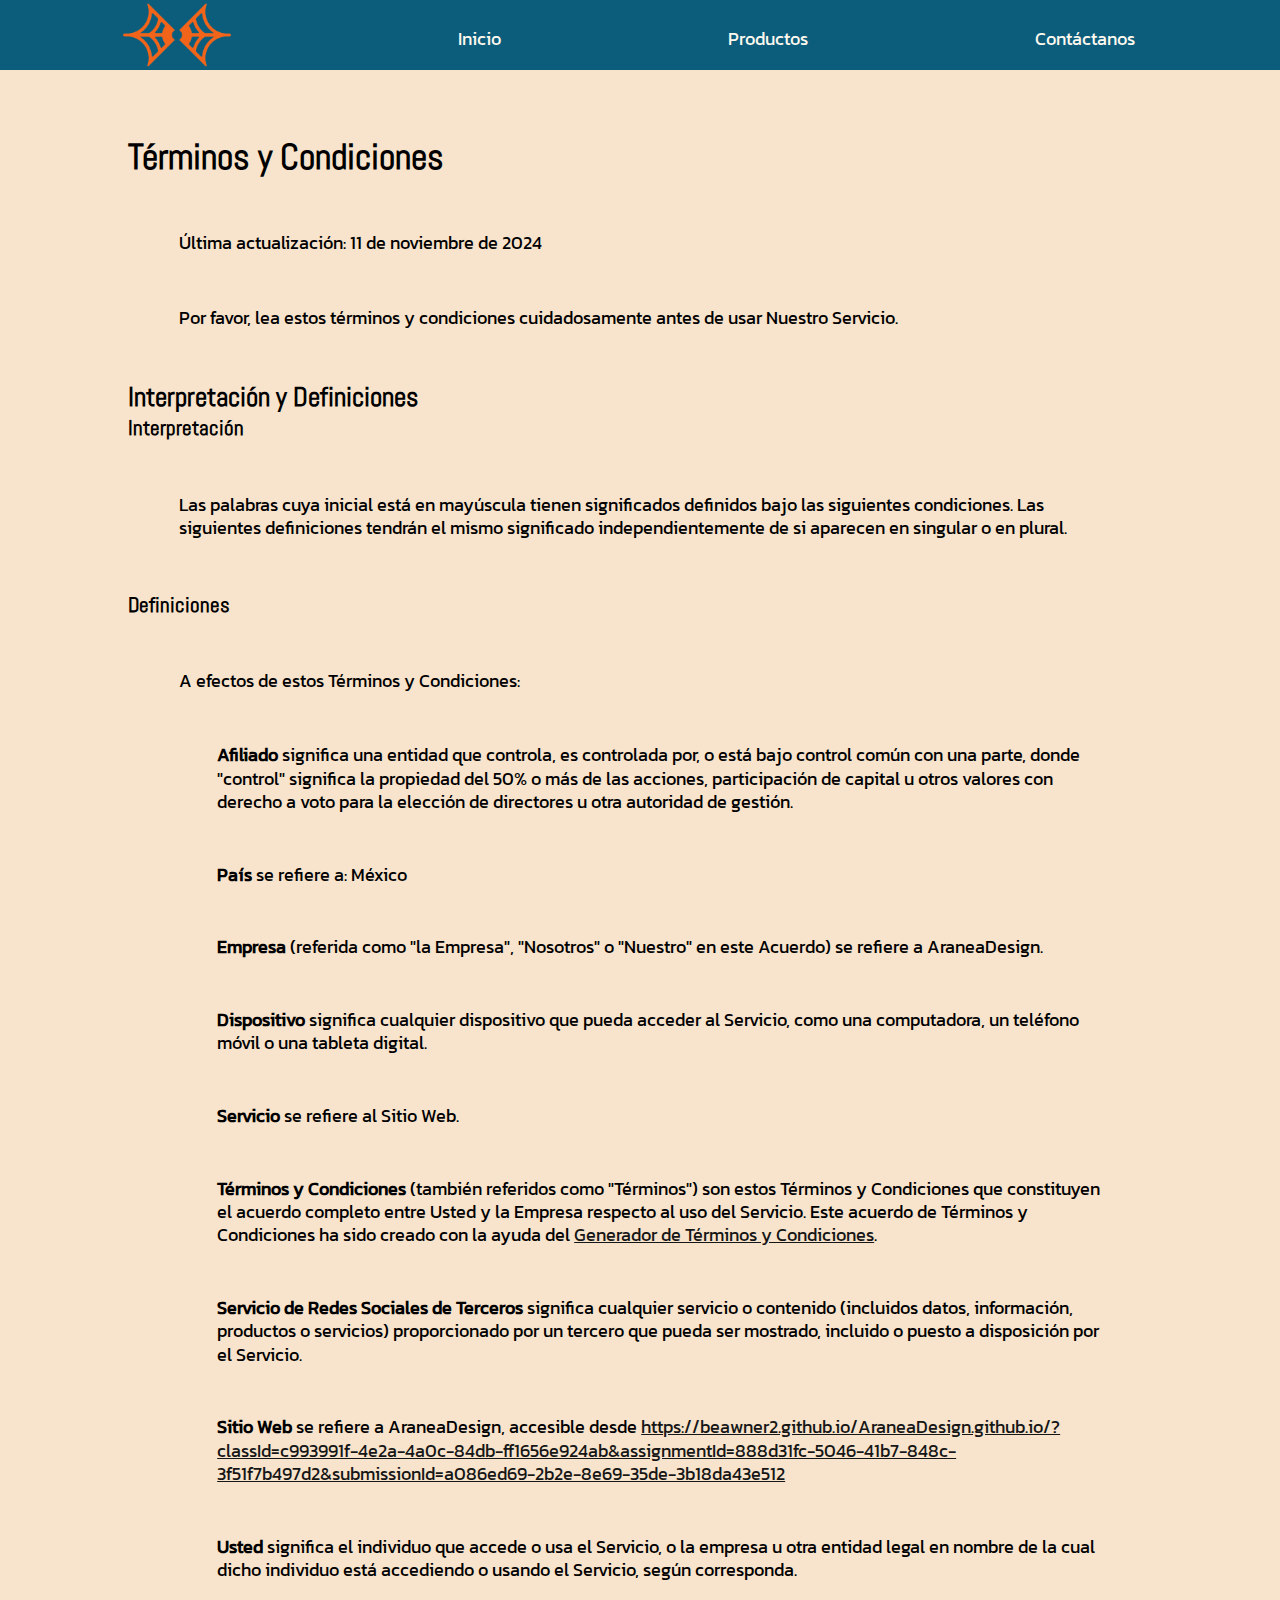
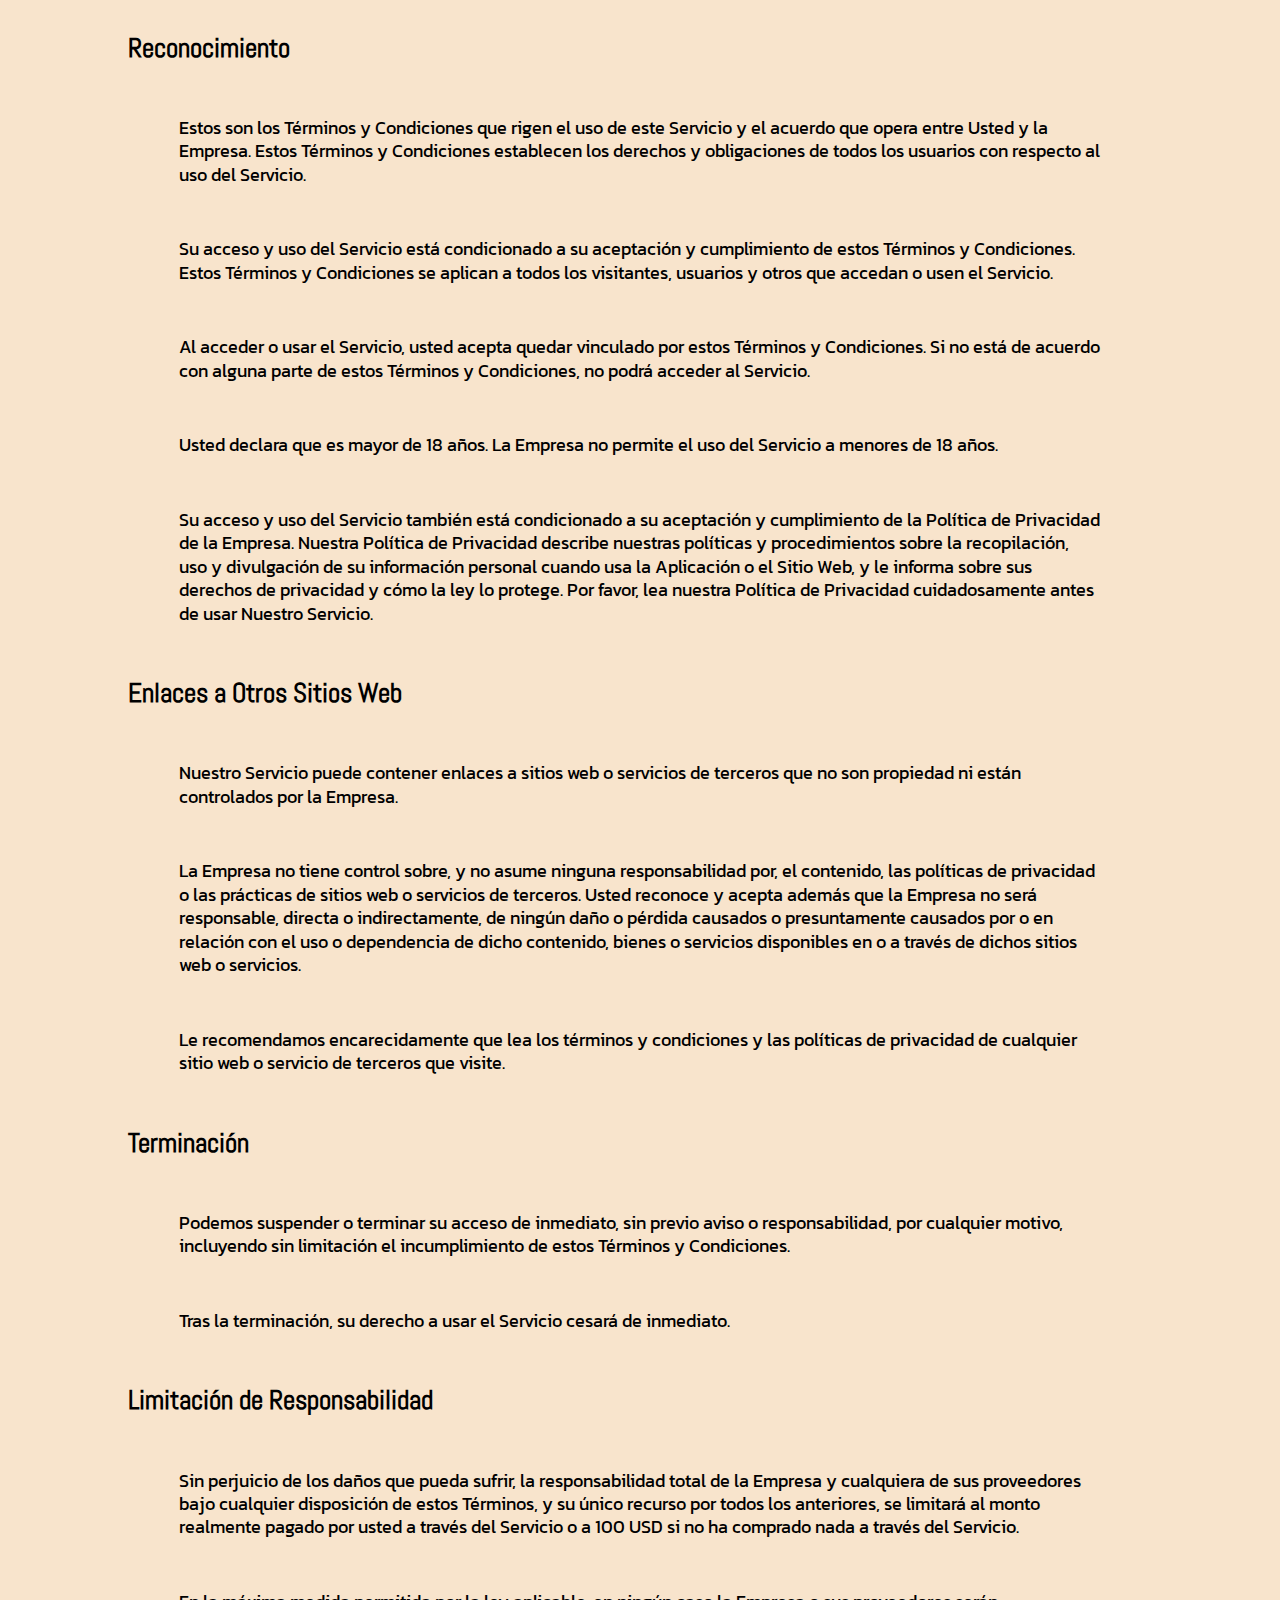
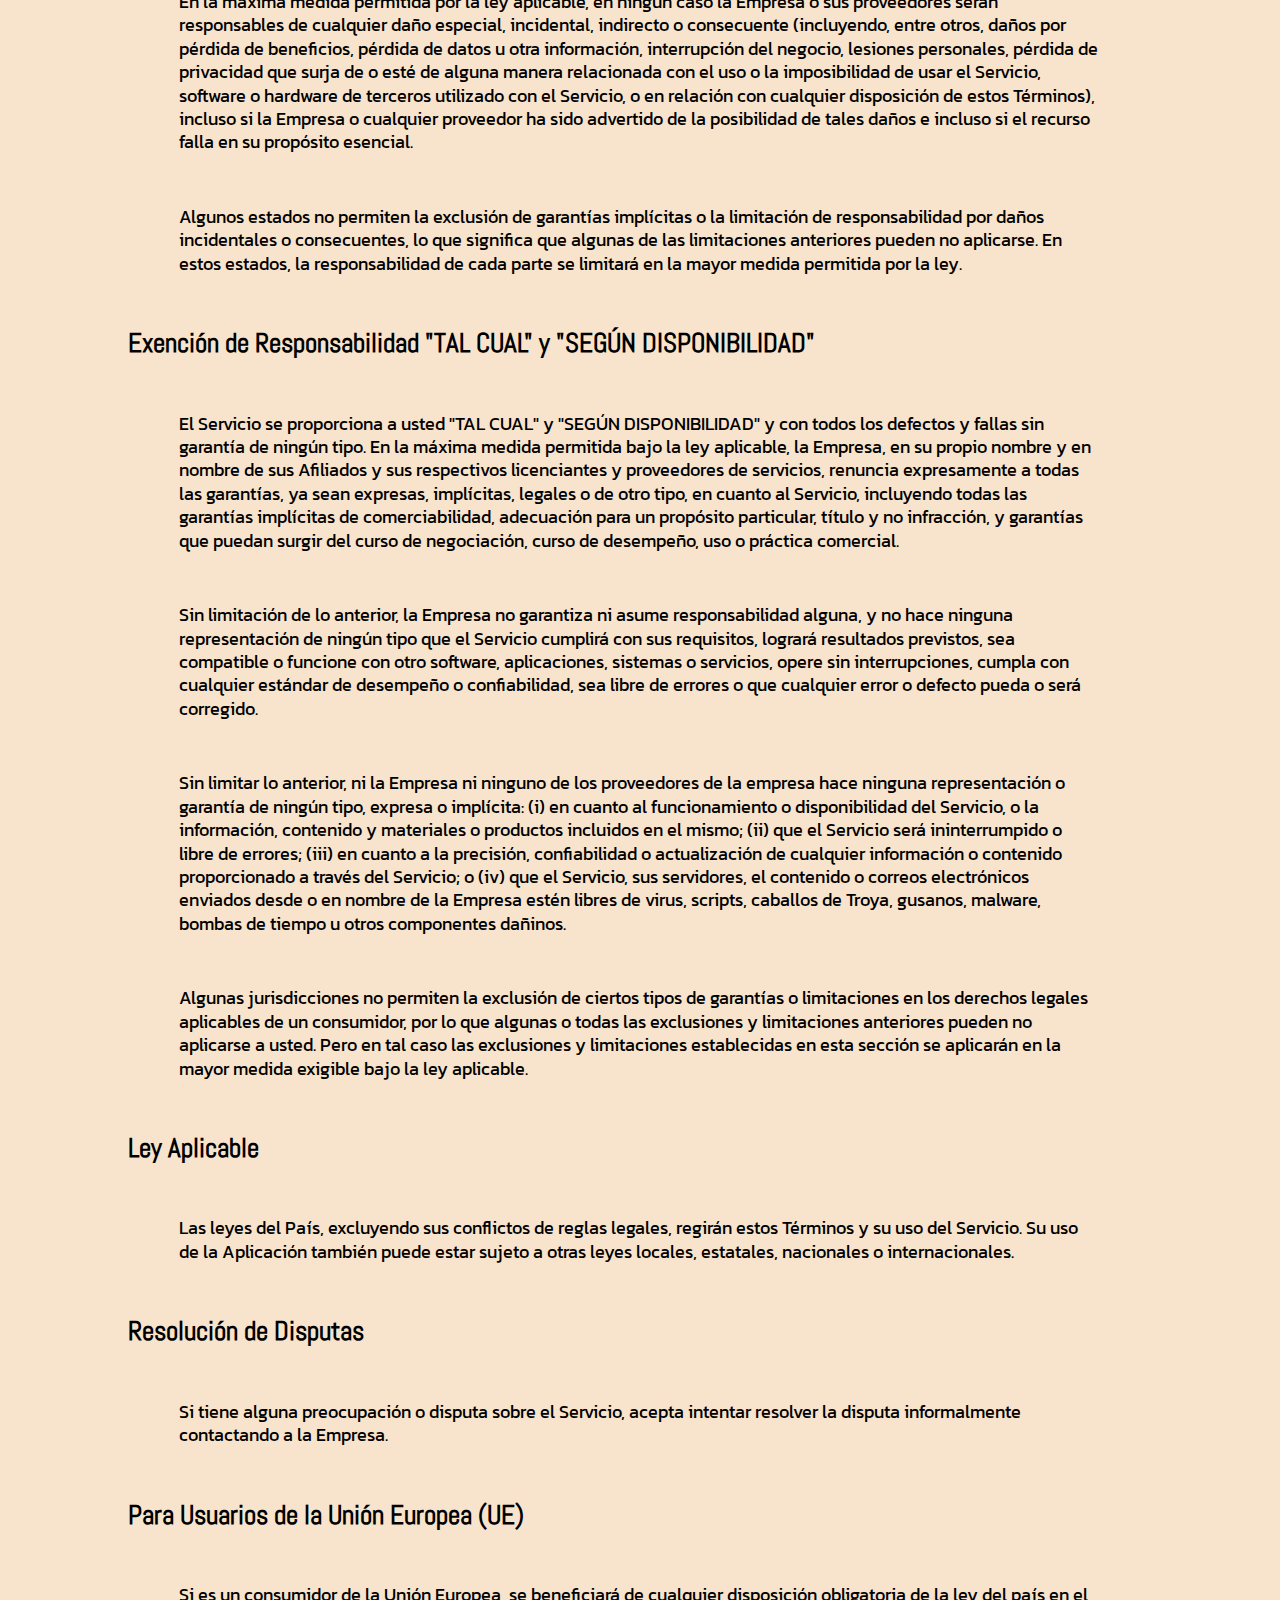
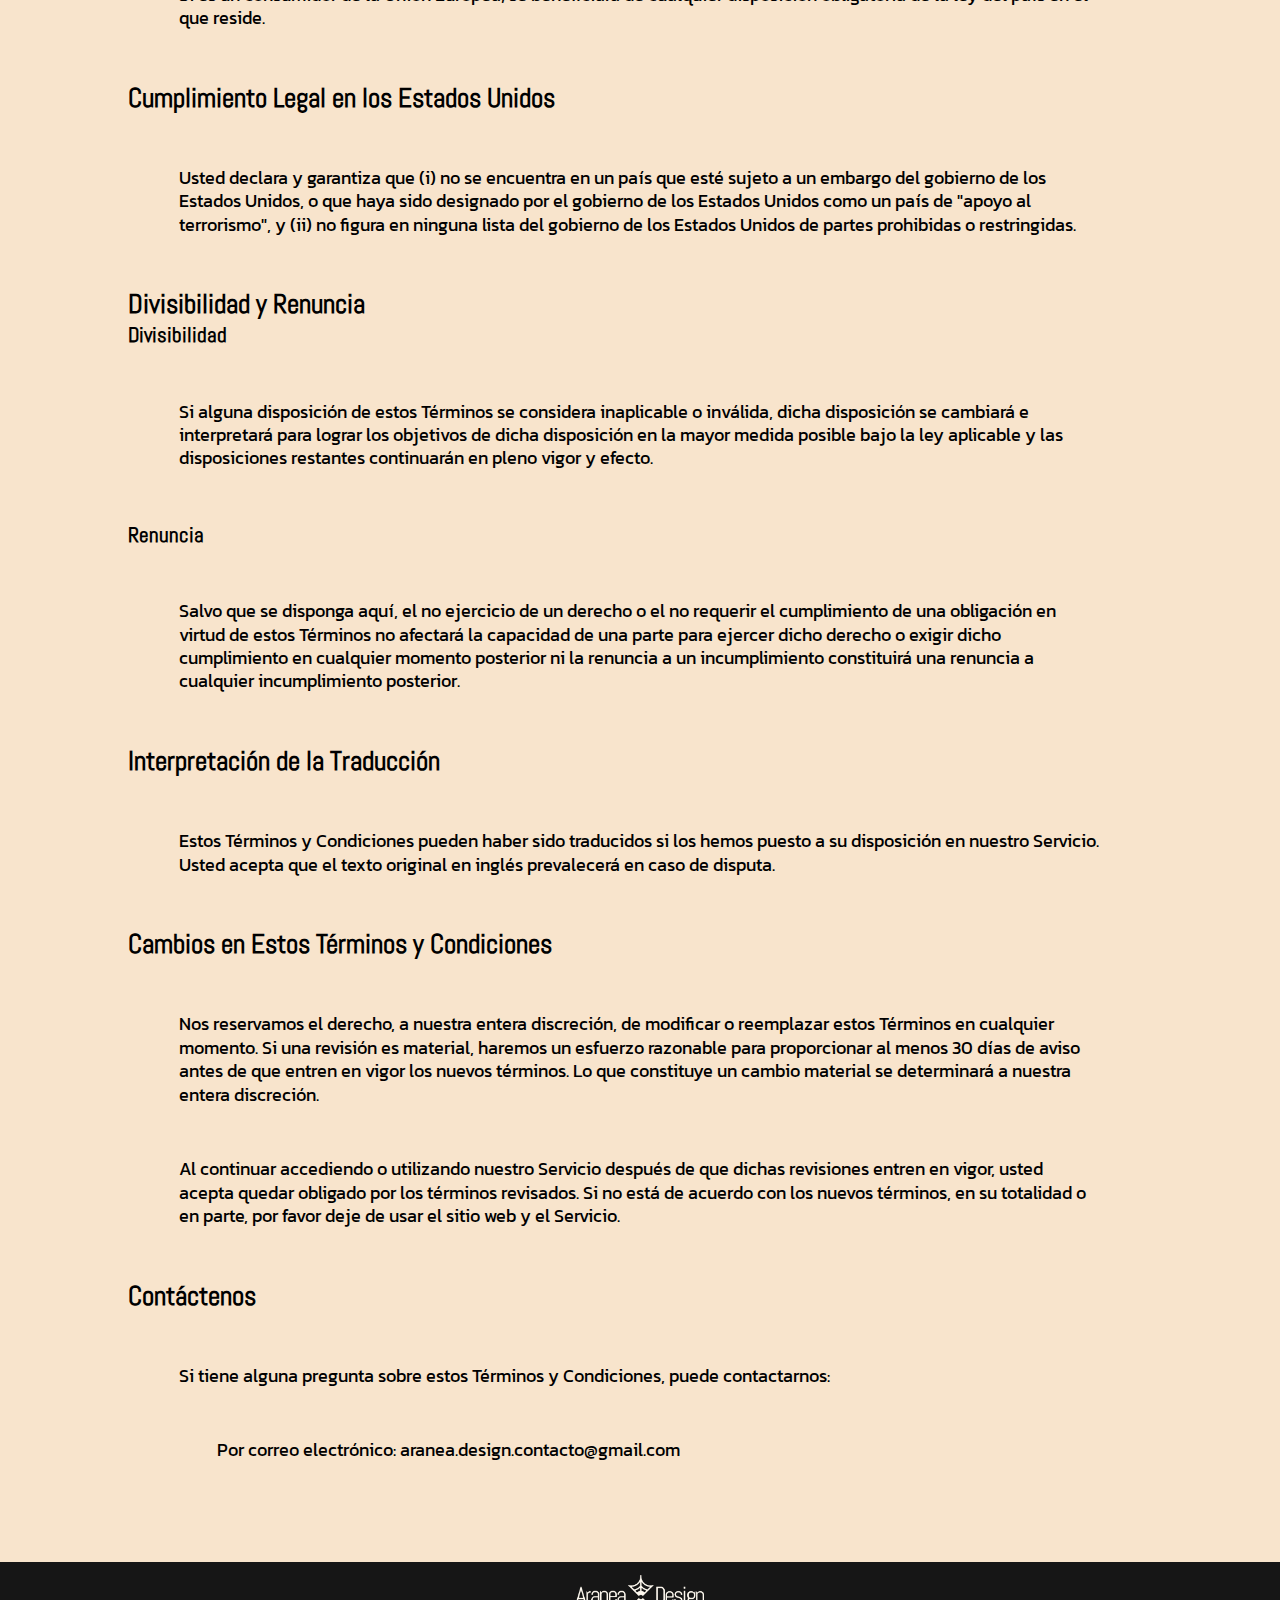
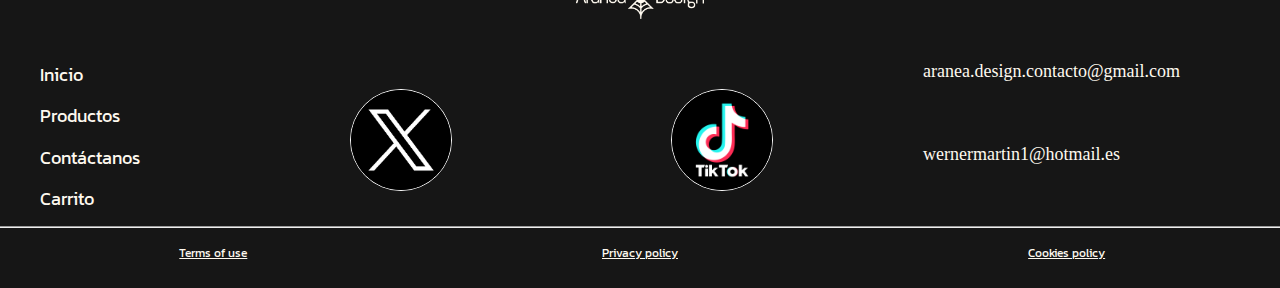
<file: HTML/TerminosyCondiciones.html>
<!DOCTYPE html>
<html lang="en">
<head>
    <meta charset="UTF-8">
    <meta name="viewport" content="width=device-width, initial-scale=1.0">
    <title>Document</title>
    <link rel="stylesheet" href="../CSS/styleDocs.css">
</head>
<body>
    <nav>
        <ul>
             <Li><a href="../index.html"><img src="../MEDIA/PNG/LogoHorizontal.png" alt=""></a></Li>
            <Li><a href="../index.html">Inicio</a></Li>
            <Li><a href="../HTML/Pantalla2.html">Productos</a></Li>
            <Li><a href="../HTML/contacto.html">Contáctanos</a></Li>
        </ul>
        
<!-- Google tag (gtag.js) -->
<script async src="https://www.googletagmanager.com/gtag/js?id=G-EEFZE8E300"></script>
<script>
  window.dataLayer = window.dataLayer || [];
  function gtag(){dataLayer.push(arguments);}
  gtag('js', new Date());

  gtag('config', 'G-EEFZE8E300');
</script>

    </nav>
    <div id="Principal">
        <div id="Politicas">
            <h1>Términos y Condiciones</h1>
            <p>Última actualización: 11 de noviembre de 2024</p>
            <p>Por favor, lea estos términos y condiciones cuidadosamente antes de usar Nuestro Servicio.</p>

            <h2>Interpretación y Definiciones</h2>
            <h3>Interpretación</h3>
            <p>Las palabras cuya inicial está en mayúscula tienen significados definidos bajo las siguientes condiciones. Las siguientes definiciones tendrán el mismo significado independientemente de si aparecen en singular o en plural.</p>

            <h3>Definiciones</h3>
            <p>A efectos de estos Términos y Condiciones:</p>
            <ul>
                <li>
                    <p><strong>Afiliado</strong> significa una entidad que controla, es controlada por, o está bajo control común con una parte, donde "control" significa la propiedad del 50% o más de las acciones, participación de capital u otros valores con derecho a voto para la elección de directores u otra autoridad de gestión.</p>
                </li>
                <li>
                    <p><strong>País</strong> se refiere a: México</p>
                </li>
                <li>
                    <p><strong>Empresa</strong> (referida como "la Empresa", "Nosotros" o "Nuestro" en este Acuerdo) se refiere a AraneaDesign.</p>
                </li>
                <li>
                    <p><strong>Dispositivo</strong> significa cualquier dispositivo que pueda acceder al Servicio, como una computadora, un teléfono móvil o una tableta digital.</p>
                </li>
                <li>
                    <p><strong>Servicio</strong> se refiere al Sitio Web.</p>
                </li>
                <li>
                    <p><strong>Términos y Condiciones</strong> (también referidos como "Términos") son estos Términos y Condiciones que constituyen el acuerdo completo entre Usted y la Empresa respecto al uso del Servicio. Este acuerdo de Términos y Condiciones ha sido creado con la ayuda del <a href="https://www.termsfeed.com/terms-conditions-generator/" target="_blank">Generador de Términos y Condiciones</a>.</p>
                </li>
                <li>
                    <p><strong>Servicio de Redes Sociales de Terceros</strong> significa cualquier servicio o contenido (incluidos datos, información, productos o servicios) proporcionado por un tercero que pueda ser mostrado, incluido o puesto a disposición por el Servicio.</p>
                </li>
                <li>
                    <p><strong>Sitio Web</strong> se refiere a AraneaDesign, accesible desde <a href="https://beawner2.github.io/AraneaDesign.github.io/?classId=c993991f-4e2a-4a0c-84db-ff1656e924ab&amp;assignmentId=888d31fc-5046-41b7-848c-3f51f7b497d2&amp;submissionId=a086ed69-2b2e-8e69-35de-3b18da43e512" rel="external nofollow noopener" target="_blank">https://beawner2.github.io/AraneaDesign.github.io/?classId=c993991f-4e2a-4a0c-84db-ff1656e924ab&amp;assignmentId=888d31fc-5046-41b7-848c-3f51f7b497d2&amp;submissionId=a086ed69-2b2e-8e69-35de-3b18da43e512</a></p>
                </li>
                <li>
                    <p><strong>Usted</strong> significa el individuo que accede o usa el Servicio, o la empresa u otra entidad legal en nombre de la cual dicho individuo está accediendo o usando el Servicio, según corresponda.</p>
                </li>
            </ul>

            <h2>Reconocimiento</h2>
            <p>Estos son los Términos y Condiciones que rigen el uso de este Servicio y el acuerdo que opera entre Usted y la Empresa. Estos Términos y Condiciones establecen los derechos y obligaciones de todos los usuarios con respecto al uso del Servicio.</p>
            <p>Su acceso y uso del Servicio está condicionado a su aceptación y cumplimiento de estos Términos y Condiciones. Estos Términos y Condiciones se aplican a todos los visitantes, usuarios y otros que accedan o usen el Servicio.</p>
            <p>Al acceder o usar el Servicio, usted acepta quedar vinculado por estos Términos y Condiciones. Si no está de acuerdo con alguna parte de estos Términos y Condiciones, no podrá acceder al Servicio.</p>
            <p>Usted declara que es mayor de 18 años. La Empresa no permite el uso del Servicio a menores de 18 años.</p>
            <p>Su acceso y uso del Servicio también está condicionado a su aceptación y cumplimiento de la Política de Privacidad de la Empresa. Nuestra Política de Privacidad describe nuestras políticas y procedimientos sobre la recopilación, uso y divulgación de su información personal cuando usa la Aplicación o el Sitio Web, y le informa sobre sus derechos de privacidad y cómo la ley lo protege. Por favor, lea nuestra Política de Privacidad cuidadosamente antes de usar Nuestro Servicio.</p>

            <h2>Enlaces a Otros Sitios Web</h2>
            <p>Nuestro Servicio puede contener enlaces a sitios web o servicios de terceros que no son propiedad ni están controlados por la Empresa.</p>
            <p>La Empresa no tiene control sobre, y no asume ninguna responsabilidad por, el contenido, las políticas de privacidad o las prácticas de sitios web o servicios de terceros. Usted reconoce y acepta además que la Empresa no será responsable, directa o indirectamente, de ningún daño o pérdida causados o presuntamente causados por o en relación con el uso o dependencia de dicho contenido, bienes o servicios disponibles en o a través de dichos sitios web o servicios.</p>
            <p>Le recomendamos encarecidamente que lea los términos y condiciones y las políticas de privacidad de cualquier sitio web o servicio de terceros que visite.</p>

            <h2>Terminación</h2>
            <p>Podemos suspender o terminar su acceso de inmediato, sin previo aviso o responsabilidad, por cualquier motivo, incluyendo sin limitación el incumplimiento de estos Términos y Condiciones.</p>
            <p>Tras la terminación, su derecho a usar el Servicio cesará de inmediato.</p>

            <h2>Limitación de Responsabilidad</h2>
            <p>Sin perjuicio de los daños que pueda sufrir, la responsabilidad total de la Empresa y cualquiera de sus proveedores bajo cualquier disposición de estos Términos, y su único recurso por todos los anteriores, se limitará al monto realmente pagado por usted a través del Servicio o a 100 USD si no ha comprado nada a través del Servicio.</p>
            <p>En la máxima medida permitida por la ley aplicable, en ningún caso la Empresa o sus proveedores serán responsables de cualquier daño especial, incidental, indirecto o consecuente (incluyendo, entre otros, daños por pérdida de beneficios, pérdida de datos u otra información, interrupción del negocio, lesiones personales, pérdida de privacidad que surja de o esté de alguna manera relacionada con el uso o la imposibilidad de usar el Servicio, software o hardware de terceros utilizado con el Servicio, o en relación con cualquier disposición de estos Términos), incluso si la Empresa o cualquier proveedor ha sido advertido de la posibilidad de tales daños e incluso si el recurso falla en su propósito esencial.</p>
            <p>Algunos estados no permiten la exclusión de garantías implícitas o la limitación de responsabilidad por daños incidentales o consecuentes, lo que significa que algunas de las limitaciones anteriores pueden no aplicarse. En estos estados, la responsabilidad de cada parte se limitará en la mayor medida permitida por la ley.</p>

            <h2>Exención de Responsabilidad "TAL CUAL" y "SEGÚN DISPONIBILIDAD"</h2>
            <p>El Servicio se proporciona a usted "TAL CUAL" y "SEGÚN DISPONIBILIDAD" y con todos los defectos y fallas sin garantía de ningún tipo. En la máxima medida permitida bajo la ley aplicable, la Empresa, en su propio nombre y en nombre de sus Afiliados y sus respectivos licenciantes y proveedores de servicios, renuncia expresamente a todas las garantías, ya sean expresas, implícitas, legales o de otro tipo, en cuanto al Servicio, incluyendo todas las garantías implícitas de comerciabilidad, adecuación para un propósito particular, título y no infracción, y garantías que puedan surgir del curso de negociación, curso de desempeño, uso o práctica comercial.</p>
            <p>Sin limitación de lo anterior, la Empresa no garantiza ni asume responsabilidad alguna, y no hace ninguna representación de ningún tipo que el Servicio cumplirá con sus requisitos, logrará resultados previstos, sea compatible o funcione con otro software, aplicaciones, sistemas o servicios, opere sin interrupciones, cumpla con cualquier estándar de desempeño o confiabilidad, sea libre de errores o que cualquier error o defecto pueda o será corregido.</p>
            <p>Sin limitar lo anterior, ni la Empresa ni ninguno de los proveedores de la empresa hace ninguna representación o garantía de ningún tipo, expresa o implícita: (i) en cuanto al funcionamiento o disponibilidad del Servicio, o la información, contenido y materiales o productos incluidos en el mismo; (ii) que el Servicio será ininterrumpido o libre de errores; (iii) en cuanto a la precisión, confiabilidad o actualización de cualquier información o contenido proporcionado a través del Servicio; o (iv) que el Servicio, sus servidores, el contenido o correos electrónicos enviados desde o en nombre de la Empresa estén libres de virus, scripts, caballos de Troya, gusanos, malware, bombas de tiempo u otros componentes dañinos.</p>
            <p>Algunas jurisdicciones no permiten la exclusión de ciertos tipos de garantías o limitaciones en los derechos legales aplicables de un consumidor, por lo que algunas o todas las exclusiones y limitaciones anteriores pueden no aplicarse a usted. Pero en tal caso las exclusiones y limitaciones establecidas en esta sección se aplicarán en la mayor medida exigible bajo la ley aplicable.</p>

            <h2>Ley Aplicable</h2>
            <p>Las leyes del País, excluyendo sus conflictos de reglas legales, regirán estos Términos y su uso del Servicio. Su uso de la Aplicación también puede estar sujeto a otras leyes locales, estatales, nacionales o internacionales.</p>

            <h2>Resolución de Disputas</h2>
            <p>Si tiene alguna preocupación o disputa sobre el Servicio, acepta intentar resolver la disputa informalmente contactando a la Empresa.</p>

            <h2>Para Usuarios de la Unión Europea (UE)</h2>
            <p>Si es un consumidor de la Unión Europea, se beneficiará de cualquier disposición obligatoria de la ley del país en el que reside.</p>

            <h2>Cumplimiento Legal en los Estados Unidos</h2>
            <p>Usted declara y garantiza que (i) no se encuentra en un país que esté sujeto a un embargo del gobierno de los Estados Unidos, o que haya sido designado por el gobierno de los Estados Unidos como un país de "apoyo al terrorismo", y (ii) no figura en ninguna lista del gobierno de los Estados Unidos de partes prohibidas o restringidas.</p>

            <h2>Divisibilidad y Renuncia</h2>
            <h3>Divisibilidad</h3>
            <p>Si alguna disposición de estos Términos se considera inaplicable o inválida, dicha disposición se cambiará e interpretará para lograr los objetivos de dicha disposición en la mayor medida posible bajo la ley aplicable y las disposiciones restantes continuarán en pleno vigor y efecto.</p>

            <h3>Renuncia</h3>
            <p>Salvo que se disponga aquí, el no ejercicio de un derecho o el no requerir el cumplimiento de una obligación en virtud de estos Términos no afectará la capacidad de una parte para ejercer dicho derecho o exigir dicho cumplimiento en cualquier momento posterior ni la renuncia a un incumplimiento constituirá una renuncia a cualquier incumplimiento posterior.</p>

            <h2>Interpretación de la Traducción</h2>
            <p>Estos Términos y Condiciones pueden haber sido traducidos si los hemos puesto a su disposición en nuestro Servicio.
            Usted acepta que el texto original en inglés prevalecerá en caso de disputa.</p>

            <h2>Cambios en Estos Términos y Condiciones</h2>
            <p>Nos reservamos el derecho, a nuestra entera discreción, de modificar o reemplazar estos Términos en cualquier momento. Si una revisión es material, haremos un esfuerzo razonable para proporcionar al menos 30 días de aviso antes de que entren en vigor los nuevos términos. Lo que constituye un cambio material se determinará a nuestra entera discreción.</p>
            <p>Al continuar accediendo o utilizando nuestro Servicio después de que dichas revisiones entren en vigor, usted acepta quedar obligado por los términos revisados. Si no está de acuerdo con los nuevos términos, en su totalidad o en parte, por favor deje de usar el sitio web y el Servicio.</p>

            <h2>Contáctenos</h2>
            <p>Si tiene alguna pregunta sobre estos Términos y Condiciones, puede contactarnos:</p>
            <ul>
                <li><p>Por correo electrónico: aranea.design.contacto@gmail.com</p></li>
            </ul>

    </div>

    </div>
    
    <footer>
        <div id="FooterSup">
            <img src="../MEDIA/PNG/LogoB.png" alt="">
        </div>
        <div id="FooterMid">
            <Div class="FooterList">
                <ul>
                    <Li><a href="#">Inicio</a></Li>
                    <Li><a href="#">Productos</a></Li>
                    <Li><a href="#">Contáctanos</a></Li>
                    <Li><a href="#">Carrito</a></Li>
                </ul>

            </Div>
            <Div class="RedSocial">
                <a href="../https://x.com/Aranea_Design"> <img src="..//MEDIA/PNG/twitter-logo.png" alt=""> </a>
               
            </Div>
            <Div class="RedSocial">
                <a href="../https://www.tiktok.com/@aranea.design"><img src="..//MEDIA/PNG/tiktok-logo.png" alt=""> </a>
                
            </Div>
            <Div class="FooterList">
                <ul>
                    <Li>aranea.design.contacto@gmail.com</Li>
                    <Li>wernermartin1@hotmail.es</Li>
                </ul>
            </Div>
        </div>
        <div id="FooterBot">
            <hr>
            <div class="LinkLegal">
                <a href="../HTML/TerminosyCondiciones.html">Terms of use</a>
                <a href="../HTML/PoliticasDePrivacidad.html">Privacy policy</a>
                <a href="../HTML/PoliticasSobreCookies.html">Cookies policy</a>
            </div>
        </div>
    </footer>
</body>
</html>
</file>
<file: CSS/style.css>
@font-face {
    font-family: Titulos ;
    src: url(../MEDIA/FONTS/Abel-Regular.ttf);
}
@font-face {
    font-family: Textos ;
    src: url(../MEDIA/FONTS/Kanit-Regular.ttf);
}
*{
    margin: 0%;
}
h1, h2, h3, h4 {
    font-family: Titulos;
    padding: 0;
    margin: 0;
}
a, p {
    font-size: 18px;
    font-family: Textos;
}
:root {
    --Primario1-color: #12103D;
    --Primario2-color: #0C5D7B;
    --Primario3-color: #F20231;
    --Secundario-color: #EFBF7F;
    --Fondo-color: #F8E4CC;
    --Texto1-color: #FEF9EF;
    --Texto2-color: #161616;
    --Texto-Logo: #F26419;
    
  }

html{
    font-size: 18px;
    background-color: #961d5f;
}
p{
    line-height: 130%;
    margin: 5%;
    font-size: 18px;
}
a{
  text-decoration: none;
}

body{
    margin: 0 auto;
    height: auto;
    background-color: rgb(160, 43, 43);
}
/*           */
/*  NavBar   */
/*           */
nav{
    width: 100%;
    height: 70px;
    background-color: var(--Primario2-color);
    position: sticky;
    z-index: 10000;
    top: 0;
    overflow: hidden;
}
nav ul{
    Display: flex;
    justify-content: flex-start;
    align-items:center;
    list-style: none;
    transition: 1s;
}
nav li {
    padding-right: 5%;
    transition: 1s;
}
nav a{
    color: var(--Texto2-color);
}
nav img{ 
    max-height: 70px;
}
.nav-colored {
    background-color: var(--Primario2-color); 
    transition: 1s;
}
.nav-transparent {
     background-color:var(--Fondo-color);
     transition: 1s;
}
.DistribucionCompac {
    Display: flex;
    justify-content: flex-start;
    align-items:center;
    transition: 1s;
}
.DistribucionComplet {
    Display: flex;
    justify-content: space-around;
    align-items:center;
    transition: 1s;
}
/*           */
/* Seccion 1 */
/*           */
#Principal{
    width: 100%;
    height: auto;
    background-color: var(--Fondo-color);
    overflow: hidden;
}
#Principal h2{
    text-align: center;
}

#PrincipalSec1{
    width: 90%;
    height: 100vh;
    display: grid;
    grid-template-areas: "A B";
    justify-content: center;
}
.Sec1Texto{
    width: 80%;
    height: 100vh;
    margin-top: 10%;
    grid-area: A;
    display: grid;
    grid-template-rows: 1fr 1fr 4fr;
    grid-template-columns: 1fr;
    margin-left: 10%;
    
}
.Der{
    text-align: start;
    font-size: 130px;
    margin-left: 10%;
}
.Izq{
    text-align: center;
    font-size: 130px;
}
.Sec1SVG{
    width: 100%;
    height: auto;
    grid-area: B;
}
.LogoSVG{
    max-width: 90%;
}

/*           */
/* Seccion 2 */
/*           */
#PrincipalSec2{
    width: 100%;
    height: 100vh;
    display: grid;
    grid-template-rows: 1fr;
    grid-template-columns: 1fr 1fr;
    column-gap: 5%;
    align-items: center;
}
.Sec2Img{
    width: 100%;
    height: 100vh;
    margin-left: 10%;
    margin-top: 10%;
}
.Sec2Img img{
    max-height: 50%;
    border-radius: 20%;
}

.Sec2Texto{
    width: 80%;
    height: auto;
    display: grid;
    grid-template-rows: 2fr 3fr;
}

.Sec2Texto h1{
    background-color: var(--Primario2-color);
    color: var(--Texto1-color);
    border-radius: 0px 30px 30px 0px;
}
#SVGCarga{
    width: 100%;
    height: 100vh;
    position: absolute;
    z-index: 10000000;
    animation: Animacion6 2s ease forwards;
}
#SVGCarga circle:nth-child(1){
    transform: scale(3);
    transform-origin: center;
    animation: Animacion5 1s ease forwards 1s;
}
#SVGCarga circle:nth-child(2){
    transform: scale(4);
    transform-origin: center;
    animation: Animacion5 1s ease forwards .5s;
}
#SVGCarga circle:nth-child(3){
    transform: scale(6);
    transform-origin: center;
    animation: Animacion5 1s ease forwards;
}
@keyframes Animacion5 {
    0%{}

    100%{
        transform: scale(0);
        display: none;
    }
}
@keyframes Animacion6 {
    0%{}
    99%{
        transform: scale(1);
    }

    100%{
        transform: scale(0);
    }
}

#LogoSVG path:nth-child(18){
    fill: none;
    stroke: var(--Texto-Logo);
    stroke-dashoffset: 140px ;
    stroke-dasharray: 140px ;;
    animation: Animacion1 2s ease forwards 3.8s;
}#LogoSVG path:nth-child(17){
    fill: none;
    stroke: var(--Texto-Logo);
    stroke-dashoffset: 265px;
    stroke-dasharray: 265px;
    animation: Animacion1 2s ease forwards 3.8s;
}#LogoSVG path:nth-child(16){
    fill: none;
    stroke: var(--Texto-Logo);
    stroke-dashoffset: 230px;
    stroke-dasharray: 230px;
    animation: Animacion1 2s ease forwards 3.2s;
}#LogoSVG path:nth-child(15){
    fill: none;
    stroke: var(--Texto-Logo);
    stroke-dashoffset: 140px;
    stroke-dasharray: 140px;
    animation: Animacion1 2s ease forwards 3.8s;
}#LogoSVG path:nth-child(14){
    fill: none;
    stroke: var(--Texto-Logo);
    stroke-dashoffset: 265px;
    stroke-dasharray: 265px;
    animation: Animacion1 2s ease forwards 3.8s;
}#LogoSVG path:nth-child(13){
    fill: none;
    stroke: var(--Texto-Logo);
    stroke-dashoffset: 271px;
    stroke-dasharray: 271px;
    animation: Animacion1 2s ease forwards 3.2s;
}
#LogoSVG path:nth-child(12){
    fill: none;
    stroke: var(--Texto-Logo);
    stroke-dashoffset: 265px;
    stroke-dasharray: 265px;
    animation: Animacion1 2s ease forwards 3.2s;
}
#LogoSVG path:nth-child(11){
    fill: none;
    stroke: var(--Texto-Logo);
    stroke-dashoffset: 377px;
    stroke-dasharray: 377px;
    animation: Animacion2 2s ease forwards 2s;
}
#LogoSVG path:nth-child(10){
    fill: white;
    stroke: var(--Texto-Logo);
    stroke-dashoffset: 377px;
    stroke-dasharray: 377px;
    animation: Animacion1 2s ease forwards 3.8s;
}
#LogoSVG path:nth-child(9){
    fill: none;
    stroke: var(--Texto-Logo);
    stroke-dashoffset: 140px;
    stroke-dasharray: 140px;
    animation: Animacion1 2s ease forwards 3.8s;
}
#LogoSVG path:nth-child(8){
    fill: none;
    stroke: var(--Texto-Logo);
    stroke-dashoffset: 265px;
    stroke-dasharray: 265px;
    animation: Animacion1 2s ease forwards 3.8s;
}

#LogoSVG path:nth-child(7){
    fill: none;
    stroke: var(--Texto-Logo);
    stroke-dashoffset: 230px;
    stroke-dasharray: 230px;
    animation: Animacion1 2s ease forwards 3.2s;
}

#LogoSVG path:nth-child(6){
    fill: none;
    stroke: var(--Texto-Logo);
    stroke-dashoffset: 140px ;
    stroke-dasharray: 140px;
    animation: Animacion1 2s ease forwards 3.8s;
}

#LogoSVG path:nth-child(5){
    fill: none;
    stroke: var(--Texto-Logo);
    stroke-dashoffset: 264px;
    stroke-dasharray: 264px;
    animation: Animacion1 2s ease forwards 3.2s;
}

#LogoSVG path:nth-child(4){
    fill: none;
    stroke: var(--Texto-Logo);
    stroke-dashoffset: 271px ;
    stroke-dasharray: 271px ;
    animation: Animacion1 2s ease forwards 3.2s;
}

#LogoSVG path:nth-child(3){
    fill: none;
    stroke: var(--Texto-Logo);
    stroke-dashoffset: 230px ;
    stroke-dasharray: 230px ;
    animation: Animacion1 2s ease forwards 3.2s;
}

#LogoSVG path:nth-child(2){
    fill: none;
    stroke: var(--Texto-Logo);
    stroke-dashoffset: 377px ;
    stroke-dasharray: 377px ;
    animation: Animacion2 2s ease forwards 2s;
}

#LogoSVG path:nth-child(1){
    fill: white;
}
@keyframes Animacion1 {
    0%{}

    100%{
        stroke-dashoffset: 0;
    }
}
@keyframes Animacion2 {
    0%{}
 
    50%{}

    100%{stroke-dashoffset: 0;}
}




/*           */
/* Seccion 3 */
/*           */
#PrincipalSec3{
    width: 100%;
    height: 100vh;
    display: grid;
    grid-template-columns: 1fr 1fr;
    align-items: center;
    justify-items: center;
}
#Cont{
    width: 80%;
    height: 60vh;
    display: flex;
    flex-direction: column;
    align-items: center;
    background-color: var(--Primario1-color);
    border-radius: 30px;
    overflow: hidden;
}
.TexTitulo{
    width: 100%;
    height: 20%;
    background-color: var(--Primario2-color);
    display: grid;
    justify-content: center;
    align-content: center;
    color: var(--Secundario-color);
}
.Text{
    width: 60%;
    height: 80%;
    display: grid;
    justify-content: center;
    align-content: center;
    color: var(--Texto1-color);
    
}

/*           */
/* Footer  */
/*           */
footer{
    background-color: var(--Texto2-color);
    width: 100%;
    height: 300px;
    display: grid;
    margin: 0;
    grid-template-rows: 3fr 5fr 1fr;
    overflow: hidden;
    padding-bottom: 2%;
}

footer Li, a{ 
    color: var(--Texto1-color);
}
#FooterSup{
    width: 100%;
    height: auto;
   
    display: grid;
    overflow: hidden;
    justify-content: center;
    justify-items: center;
    
}

#FooterSup img {
    width: 10%;
    padding: auto;
    margin: 1% 0 1% 0;
   
}
#FooterMid{
    width: 100%;
    height: auto;
    display: grid;
    grid-template-columns: 1fr 2fr 2fr 1fr;
}
.FooterList{
    width: auto;
    height: 100%;
    display: flex;
    padding-right: 100px;
    
}
.FooterList ul{
    display: grid;
    margin-left: 0;
    list-style: none;
}

.RedSocial{
    width: auto;
    height: 100%;
    display: flex;
    justify-content: center;
    align-items: center;

}
.RedSocial img {
    width: 100px;
    height: 100px;
    border: 1px solid white;
    border-radius: 100%;
}

#FooterBot{
    width: 100%;
    height: auto;
    display: grid;
    grid-template-rows:1fr 1fr;
    grid-template-columns: 1fr;
    justify-items: center;
}
hr{
    width: 100%;
}
.LinkLegal{
    width: 100%;
    height: auto;
    display: grid;
    grid-template-rows: 1fr;
    grid-template-columns: 1fr 1fr 1fr;
    justify-items: center;
    font-size: 12px;
    text-decoration: underline ;
    color: var(--Texto1-color);
    overflow: hidden;
}
/*           */
/*  Pagina 2   */
/*           */

/*           */
/*  Promos   */
/*           */

.Paquetes{
    width: 100%;
    height: 100vh;
    display: grid;
    justify-items: center;
    padding-top: 3%;
    
}
#Proms{
    width: 80%;
    height: 70vh;
    display: grid;
    grid-template-areas: 
    "A B"
    "C B";
    grid-gap: 15px;
}

.PromoImgPrin{
    width: 100%;
    height: 100%;
    grid-area: B;
    background-image: url(../MEDIA/PNG/PromoEspecial.png);
    background-size: contain;
    background-repeat: no-repeat;
    filter: drop-shadow(7px 7px 1px #0000005e);
    transition: .3s;
}

.PromoImgPrin:hover{
    transform: scale(1.1);
}
.PromoImgSec{
    width: 100%;
    height: 100%;
    filter: drop-shadow(7px 7px 1px #0000005e);
    transition: .3s;
}

.PromoImgSec:hover{
    transform: scale(1.05);
}
.SecA{
    background-image: url(../MEDIA/PNG/PromoEspecial.png);
    background-size: cover;
    background-repeat: no-repeat;
    
}

#SecB{
    grid-area: A;
    background-image: url(../MEDIA/PNG/serviciosIndividuales.png);
    background-size: contain;
    background-repeat: no-repeat;
}
#SecC{
    grid-area: C;
    background-image: url(../MEDIA/PNG/Promocion1.png);
    background-size: contain;
    background-repeat: no-repeat;
}

/*           */
/*  Portafolio   */
/*           */

.Portafolio{
    width: 100%;
    height: 100vh;
    display: grid;
    grid-template-columns: 1fr  9fr;
    justify-items: center;
    align-items: center;
}


#PortafolioSecc{
    width: 80%;
    height: 80vh;
    display: grid;
    grid-gap: 15px;
    grid-template-columns: 1fr 1fr;
    grid-template-columns: 1fr 1fr;
}

.PrevPortafolio{
    width: 100%;
    height: 100%;
    border-radius: 20px;
    filter: drop-shadow(7px 7px 1px #0000005e);
    transition: .5s;

}
.PrevPortafolio:hover{
    border-radius: 0px 20px 20px 0px;
}
.InfoOMO a, h2, h3, p{
    text-align: center;
}
#Catllery{
    background-image: url(../MEDIA/PNG/CATLLERY.png);
    background-repeat: no-repeat;
    background-size: cover;
}
#YouAreSafe{
    background-image: url(../MEDIA/PNG//YouAreSave.png);
    background-repeat: no-repeat;
    background-size: cover;
}
#PanDeMuerto{
    background-image: url(../MEDIA/PNG//PAN\ DE\ MUERTO.png);
    background-repeat: no-repeat;
    background-size: cover;
}
#MattiMat{
    background-image: url(../MEDIA/JPG/Untitled_page-0001.jpg);
    background-repeat: no-repeat;
    background-size: cover;
}
#InfA1{
    width: 30%;
    height: 100%;
    background-color: var(--Primario2-color);
    position: absolute;
    opacity: 0;
    transition: .5s;
    display: flex;
    flex-direction: column;
    align-items: center;
    justify-content: center;
}
#InfA2{
    width: 30%;
    height: 100%;
    background-color: var(--Primario2-color);
    position: absolute;
    opacity: 0;
    transition: .5s;
    display: flex;
    flex-direction: column;
    justify-content: center;
}
#InfA3{
    width: 30%;
    height: 100%;
    background-color: var(--Primario2-color);
    position: absolute;
    opacity: 0;
    transition: .5s;
    display: flex;
    flex-direction: column;
    align-items: center;
    justify-content: center;
}
#InfA4{
    width: 30%;
    height: 100%;
    background-color: var(--Primario2-color);
    position: absolute;
    opacity: 0;
    transition: .5s;
    display: flex;
    flex-direction: column;
    align-items: center;
    justify-content: center;
}

/*           */
/*  Reviews   */
/*           */
.Review{
    width: 100%;
    height: 100vh;
    display: grid;
    align-items: center;
    
}

.testimonial{
    border-right: 4px solid var(--Primario1-color);
    box-shadow: 10px 10px 10px rgba(0, 0, 0, 0.3);
    padding: 30px 30px 30px 130px;
    margin: 0 15px 30px 15px;
    overflow: hidden;
    position: relative;
    background-color: var(--Texto1-color);
}
.testimonial:before{
    content: "";
    position: absolute;
    bottom: -4px;
    left: -17px;
    border-top: 25px solid var(--Primario3-color);
    border-left: 25px solid transparent;
    border-right: 25px solid transparent;
    transform: rotate(45deg);
}
.testimonial:after{
    content: "";
    position: absolute;
    top: -4px;
    left: -17px;
    border-top: 25px solid var(--Primario3-color);
    border-left: 25px solid transparent;
    border-right: 25px solid transparent;
    transform: rotate(135deg);
}
.testimonial{
    display: grid;
    grid-template-rows: 1fr 2fr 1fr;
    justify-items: center;
}
.testimonial .pic{
    width: 100px;
    height: 100px;
    border-radius: 20%;
    overflow: hidden;
    display: grid;
    
}
.testimonial .pic img{
    width: 100%;
    height: auto;
}
.testimonial .description{
    font-size: 15px;
    letter-spacing: 1px;
    color: #6f6f6f;
    line-height: 25px;
    margin-bottom: 15px;
}
.testimonial .title{
    display: inline-block;
    font-size: 20px;
    font-weight: 700;
    text-transform: uppercase;
    letter-spacing: 1px;
    color: #29D18B;
    margin: 0;
}
.testimonial .post{
    display: inline-block;
    font-size: 17px;
    color: #29D18B;
    font-style:italic;
}
.owl-theme .owl-controls .owl-page span{
    border: 2px solid #2A3D7D;
    background: #fff !important;
    border-radius:0 !important;
    opacity: 1;
}
.owl-theme .owl-controls .owl-page.active span,
.owl-theme .owl-controls .owl-page:hover span{
    background: #29D18B !important;
  border-color:#29D18B;
}
@media only screen and (max-width: 767px){
    .testimonial{
        padding: 20px;
        text-align: center;
    }
    .testimonial .pic{
        display: block;
        position: static;
        margin: 0 auto 15px;
    }
}

/*           */
/*  Contacto   */
/*           */
#ContenedorContacto{
    width: 100%;
    height: 100vh;
    display: grid;
    align-items: center;
    justify-items: center;
}
#RedesYForm{
    width: 80%;
    height: 80vh;
    background-color: #0C5D7B;
    display: grid;
    justify-content: center;
    justify-items: center;
    grid-template-columns: 1fr 2fr;
    border-radius: 25px;
}
#ContactoForm{
    height: 100%;
    width: 80%;
    display: grid;
    align-items: center;
    justify-items: center;
    background-color: var(--Primario2-color);
}
#ContactoForm form{
    width: 100%;
    height: 100%;
    display: grid;
    grid-template-columns: 1fr;
    align-items: center;
    justify-items: center;
}

.feedback-input {
    color:var(--Texto2-color);
    font-family: Textos;
    font-weight:500;
    font-size: 18px;
    border-radius: 15px;
    line-height: 22px;
    background-color: var(--Fondo-color);
    border:2px solid var(--Primario3-color);
    transition: all 0.3s;
    padding: 13px;
    margin-bottom: 15px;
    width:100%;
    height: 30%;
    box-sizing: border-box;
    outline:0;
  }
  .feedback-input-textarea{
    color:var(--Texto2-color);
    font-family: Textos;
    font-weight:500;
    font-size: 18px;
    border-radius: 15px;
    line-height: 22px;
    background-color: var(--Fondo-color);
    border:2px solid var(--Primario3-color);
    transition: all 0.3s;
    padding: 13px;
    margin-bottom: 15px;
    width:100%;
    height: 70%;
    box-sizing: border-box;
    outline:0;
  }
  .feedback-input-textarea:focus{ 
    border:5px solid var(--Primario1-color);
    }
  .feedback-input:focus { 
    border:5px solid var(--Primario1-color); 
    }
  
  .textarea {
    height: 600px;
    line-height: 150%;
    resize:vertical;
  }
  
  [type="submit"] {
    font-family: Titulos;
    width: 80%;
    background:var(--Primario3-color);
    border-radius:5px;
    border:0;
    cursor:pointer;
    color:var(--Texto1-color);
    font-size:24px;
    padding-top:10px;
    padding-bottom:10px;
    transition: all 0.3s;
    margin-top:-4px;
    font-weight:700;
  }
  [type="submit"]:hover { 
    background:var(--Primario1-color);
 }


 #ContactoRedes{
    width: 100%;
    height: 100%;
    background-color: var(--Primario1-color);
    display: grid;
    grid-template-columns: 1fr;
    justify-items: center;
    border-radius: 25px 0px 0px 25px;
 }
 #IMGs{
    width: 100%;
    height: 100%;
    display: grid;
    grid-template-rows: 1fr 2fr 2fr;
    justify-items: center;
    align-items: center;
    color: var(--Texto1-color);
    
 }
 #ContactoRedes img {
    max-width: 30%;
}
#ContactoRedes a {
    display: flex;
    justify-content: center;
}
#ContactoRedes img:hover {
    scale: 1.1;
    filter: drop-shadow(0px 0px 50px var(--Texto1-color));
}
.cd-popup-trigger {
    display: block;
    width: 170px;
    height: 50px;
    line-height: 50px;
    margin: 3em auto;
    text-align: center;
    color: #FFF;
    font-size: 14px;
    font-size: 0.875rem;
    font-weight: bold;
    text-transform: uppercase;
    border-radius: 50em;
    background: var(--Primario3-color);
    box-shadow: 0 3px 0 rgba(0, 0, 0, 0.07);
  }
  @media only screen and (min-width: 1170px) {
    .cd-popup-trigger {
      margin: 6em auto;
    }
  }
  
  /* -------------------------------- 
  
  xpopup 
  
  -------------------------------- */
  .cd-popup {
    position: fixed;
    left: 0;
    top: 0;
    height: 100%;
    width: 100%;
    background-color: rgba(94, 110, 141, 0.9);
    opacity: 0;
    visibility: hidden;
    -webkit-transition: opacity 0.3s 0s, visibility 0s 0.3s;
    -moz-transition: opacity 0.3s 0s, visibility 0s 0.3s;
    transition: opacity 0.3s 0s, visibility 0s 0.3s;
  }
  .cd-popup.is-visible {
    opacity: 1;
    visibility: visible;
    -webkit-transition: opacity 0.3s 0s, visibility 0s 0s;
    -moz-transition: opacity 0.3s 0s, visibility 0s 0s;
    transition: opacity 0.3s 0s, visibility 0s 0s;
  }
  
  .cd-popup-container {
    position: relative;
    width: 90%;
    max-width: 400px;
    margin: 4em auto;
    background: #FFF;
    border-radius: .25em .25em .4em .4em;
    text-align: center;
    box-shadow: 0 0 20px rgba(0, 0, 0, 0.2);
    -webkit-transform: translateY(-40px);
    -moz-transform: translateY(-40px);
    -ms-transform: translateY(-40px);
    -o-transform: translateY(-40px);
    transform: translateY(-40px);
    /* Force Hardware Acceleration in WebKit */
    -webkit-backface-visibility: hidden;
    -webkit-transition-property: -webkit-transform;
    -moz-transition-property: -moz-transform;
    transition-property: transform;
    -webkit-transition-duration: 0.3s;
    -moz-transition-duration: 0.3s;
    transition-duration: 0.3s;
  }
  .cd-popup-container p {
    padding: 3em 1em;
  }
  .cd-popup-container .cd-buttons:after {
    content: "";
    display: table;
    clear: both;
  }
  .cd-popup-container .cd-buttons li {
    float: left;
    width: 50%;
    list-style: none;
  }
  .cd-popup-container .cd-buttons a {
    display: block;
    height: 60px;
    line-height: 60px;
    text-transform: uppercase;
    color: #FFF;
    -webkit-transition: background-color 0.2s;
    -moz-transition: background-color 0.2s;
    transition: background-color 0.2s;
  }
  .cd-popup-container .cd-buttons li:first-child a {
    background: #fc7169;
    border-radius: 0 0 0 .25em;
  }
  .no-touch .cd-popup-container .cd-buttons li:first-child a:hover {
    background-color: #fc8982;
  }
  .cd-popup-container .cd-buttons li:last-child a {
    background: #b6bece;
    border-radius: 0 0 .25em 0;
  }
  .no-touch .cd-popup-container .cd-buttons li:last-child a:hover {
    background-color: #c5ccd8;
  }
  .cd-popup-container .cd-popup-close {
    position: absolute;
    top: 8px;
    right: 8px;
    width: 30px;
    height: 30px;
  }
  .cd-popup-container .cd-popup-close::before, .cd-popup-container .cd-popup-close::after {
    content: '';
    position: absolute;
    top: 12px;
    width: 14px;
    height: 3px;
    background-color: #8f9cb5;
  }
  .cd-popup-container .cd-popup-close::before {
    -webkit-transform: rotate(45deg);
    -moz-transform: rotate(45deg);
    -ms-transform: rotate(45deg);
    -o-transform: rotate(45deg);
    transform: rotate(45deg);
    left: 8px;
  }
  .cd-popup-container .cd-popup-close::after {
    -webkit-transform: rotate(-45deg);
    -moz-transform: rotate(-45deg);
    -ms-transform: rotate(-45deg);
    -o-transform: rotate(-45deg);
    transform: rotate(-45deg);
    right: 8px;
  }
  .is-visible .cd-popup-container {
    -webkit-transform: translateY(0);
    -moz-transform: translateY(0);
    -ms-transform: translateY(0);
    -o-transform: translateY(0);
    transform: translateY(0);
  }
  @media only screen and (min-width: 1170px) {
    .cd-popup-container {
      margin: 8em auto;
    }
  }
</file>
<file: CSS/styleDocs.css>
@font-face {
    font-family: Titulos ;
    src: url(../MEDIA/FONTS/Abel-Regular.ttf);
}
@font-face {
    font-family: Textos ;
    src: url(../MEDIA/FONTS/Kanit-Regular.ttf);
}
*{
    margin: 0%;
}
h1, h2, h3, h4 {
    font-family: Titulos;
    padding: 0;
    margin: 0;
}
a, p {
    font-family: Textos;
}
:root {
    --Primario1-color: #12103D;
    --Primario2-color: #0C5D7B;
    --Primario3-color: #F20231;
    --Secundario-color: #EFBF7F;
    --Fondo-color: #F8E4CC;
    --Texto1-color: #FEF9EF;
    --Texto2-color: #161616;
    
  }

html{
    font-size: 18px;
    
}
p{
    line-height: 130%;
    margin: 5%;
    font-size: 18px;
}
a{
  text-decoration: none;
}

body{
    margin: 0 auto;
    width: 100%;
    height: auto;
    background-color: var(--Fondo-color);    
}
/*           */
/*  NavBar   */
/*           */
nav{
    width: 100%;
    height: 70px;
    background-color: var(--Primario2-color);
    position: sticky;
    top: 0;
    overflow: hidden;
    

}
nav ul{
    Display: flex;
    justify-content: space-around;
    align-items:center;
    
    list-style: none;
}
nav li {
    padding-right: 5%;
}
nav a{
    color: var(--Texto1-color);
}
nav img{ 
    max-height: 70px;
}
#Principal{
    width: 100%;
    height: auto;
    background-color: var(--Texto1-color);
}
/*           */
/* Footer  */
/*           */
footer{
    background-color: var(--Texto2-color);
    width: 100%;
    height: 300px;
    display: grid;
    margin: 0;
    grid-template-rows: 3fr 5fr 1fr;
    overflow: hidden;
    padding-bottom: 2%;
}

footer Li, a{ 
    color: var(--Texto1-color);
}
#FooterSup{
    width: 100%;
    height: auto;
   
    display: grid;
    overflow: hidden;
    justify-content: center;
    justify-items: center;
    
}

#FooterSup img {
    width: 10%;
    padding: auto;
    margin: 1% 0 1% 0;
   
}
#FooterMid{
    width: 100%;
    height: auto;
    display: grid;
    grid-template-columns: 1fr 2fr 2fr 1fr;
}
.FooterList{
    width: auto;
    height: 100%;
    display: flex;
    padding-right: 100px;
    
}
.FooterList ul{
    display: grid;
    margin-left: 0;
    list-style: none;
}

.RedSocial{
    width: auto;
    height: 100%;
    display: flex;
    justify-content: center;
    align-items: center;

}
.RedSocial img {
    width: 100px;
    height: 100px;
    border: 1px solid white;
    border-radius: 100%;
}

#FooterBot{
    width: 100%;
    height: auto;
    display: grid;
    grid-template-rows:1fr 1fr;
    grid-template-columns: 1fr;
    justify-items: center;
}
hr{
    width: 100%;
    height: 0px;;
}
.LinkLegal{
    width: 100%;
    height: auto;
    display: grid;
    grid-template-rows: 1fr;
    grid-template-columns: 1fr 1fr 1fr;
    justify-items: center;
    font-size: 12px;
    text-decoration: underline ;
    color: var(--Texto1-color);
    overflow: hidden;
}
/*           */
/* contenido  */
/*           */

#Principal{
    width: 100%;
    height: auto;
    display: grid;
    grid-template-columns: 1fr;
    justify-items: center;
    background-color: var(--Fondo-color);  
}
#Politicas{
    width: 80%;
    height: auto;
    padding-bottom: 4%;
    padding-top: 5%;
}
#Politicas li{
    list-style: none;
    text-decoration: none;
}
#Politicas a {
    color: var(--Texto2-color);
    text-decoration: underline;
}
</file>
